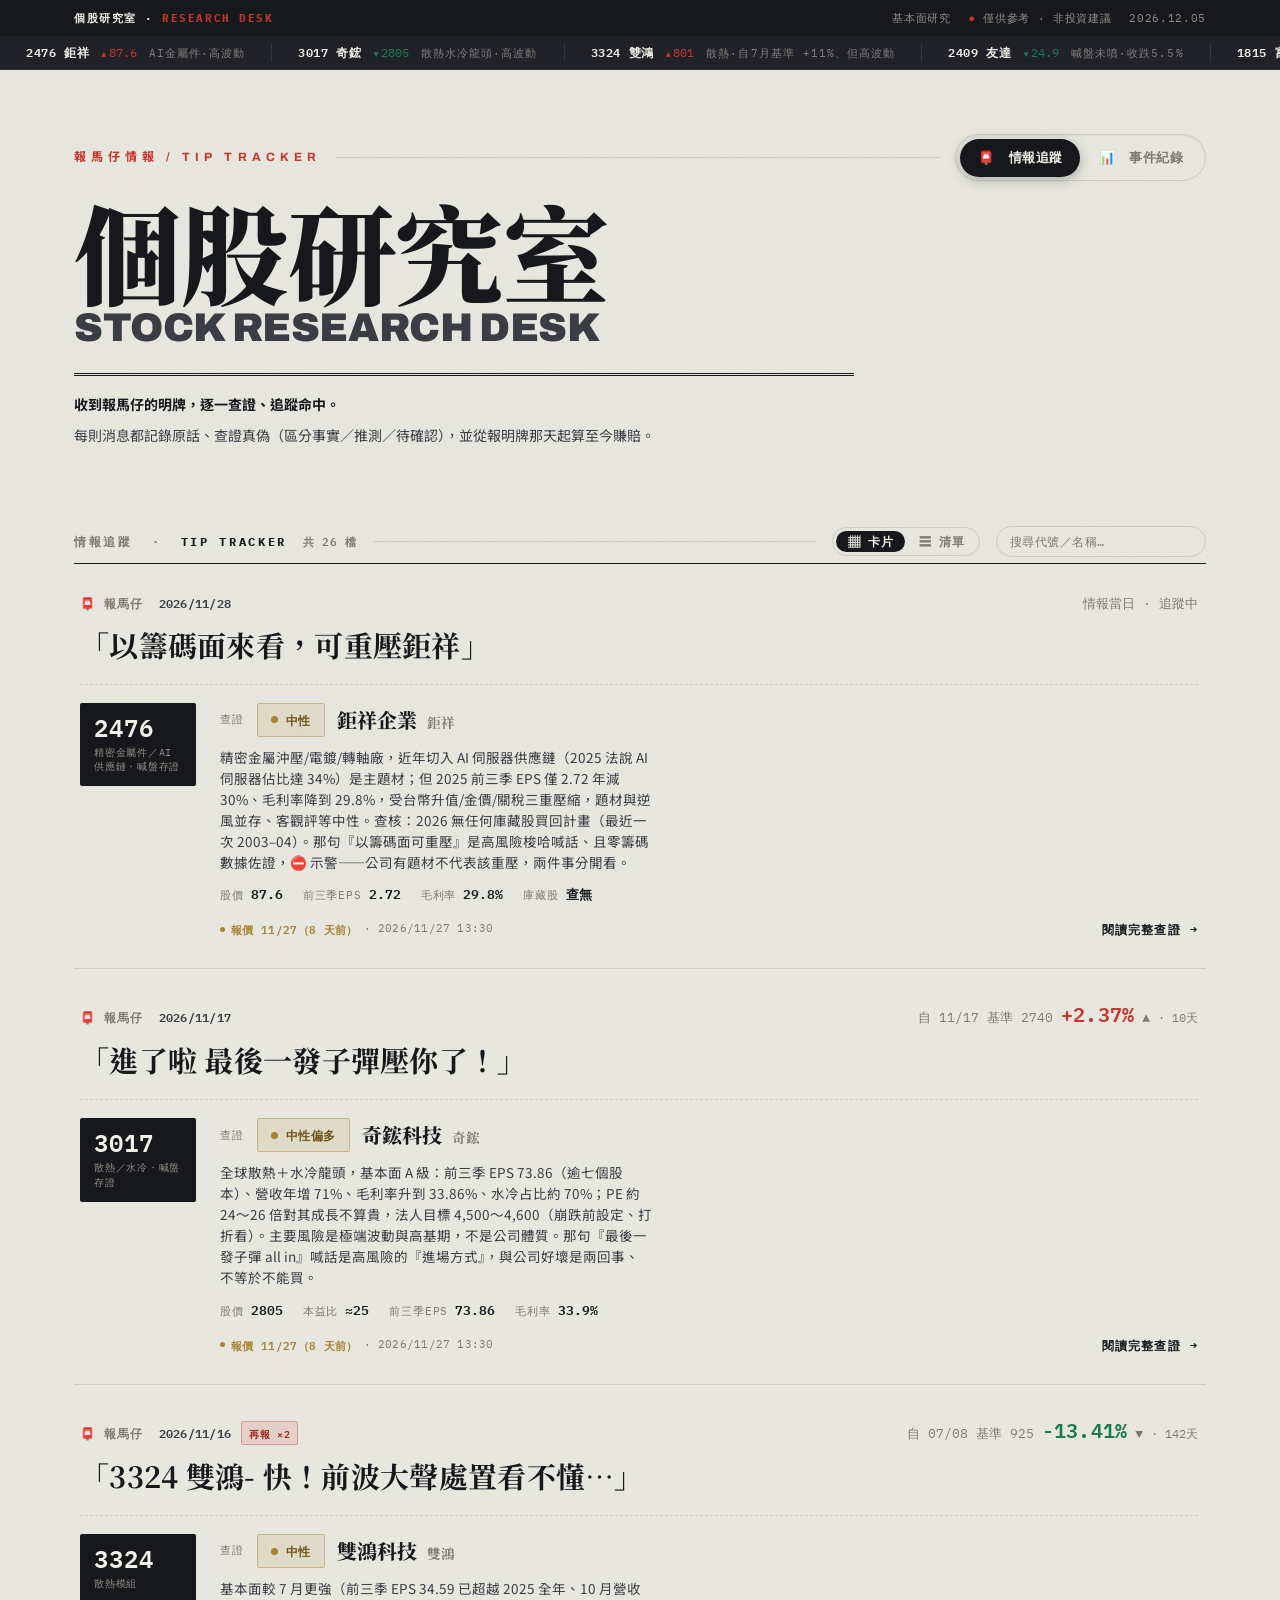
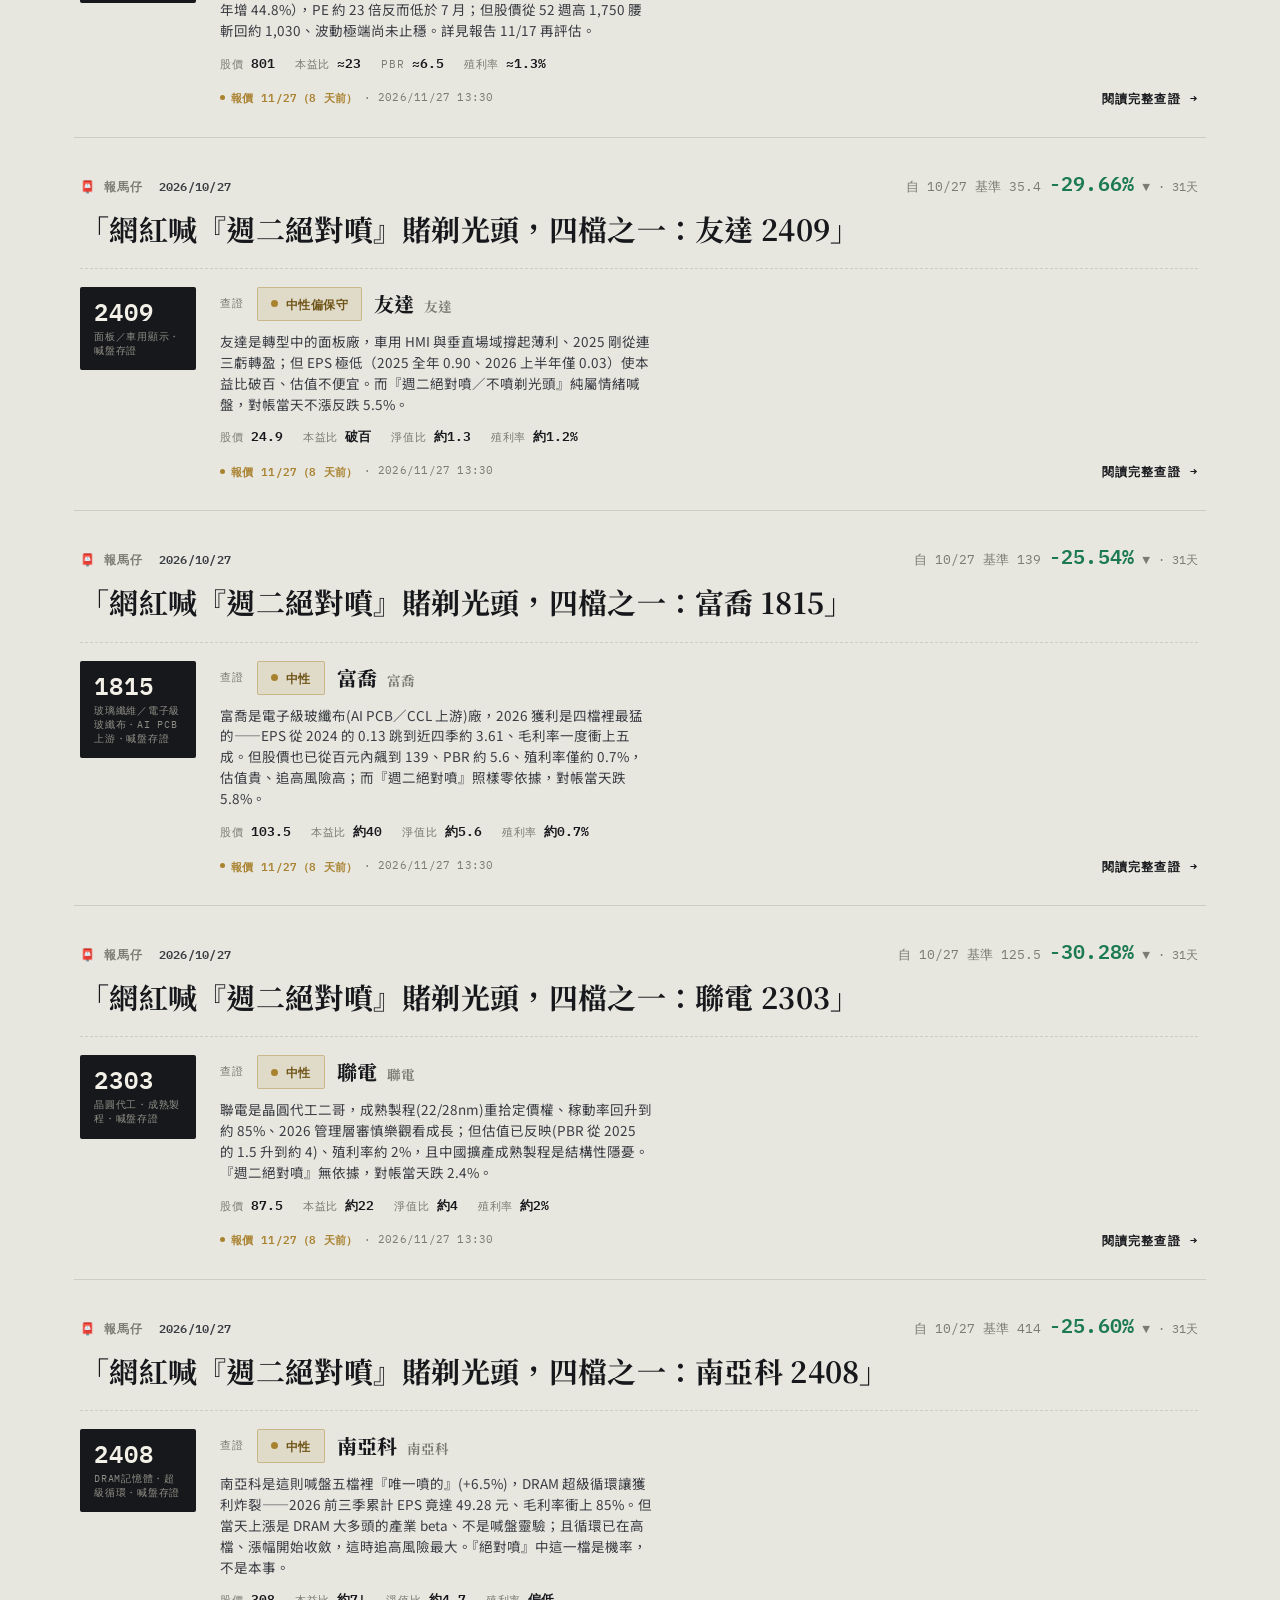
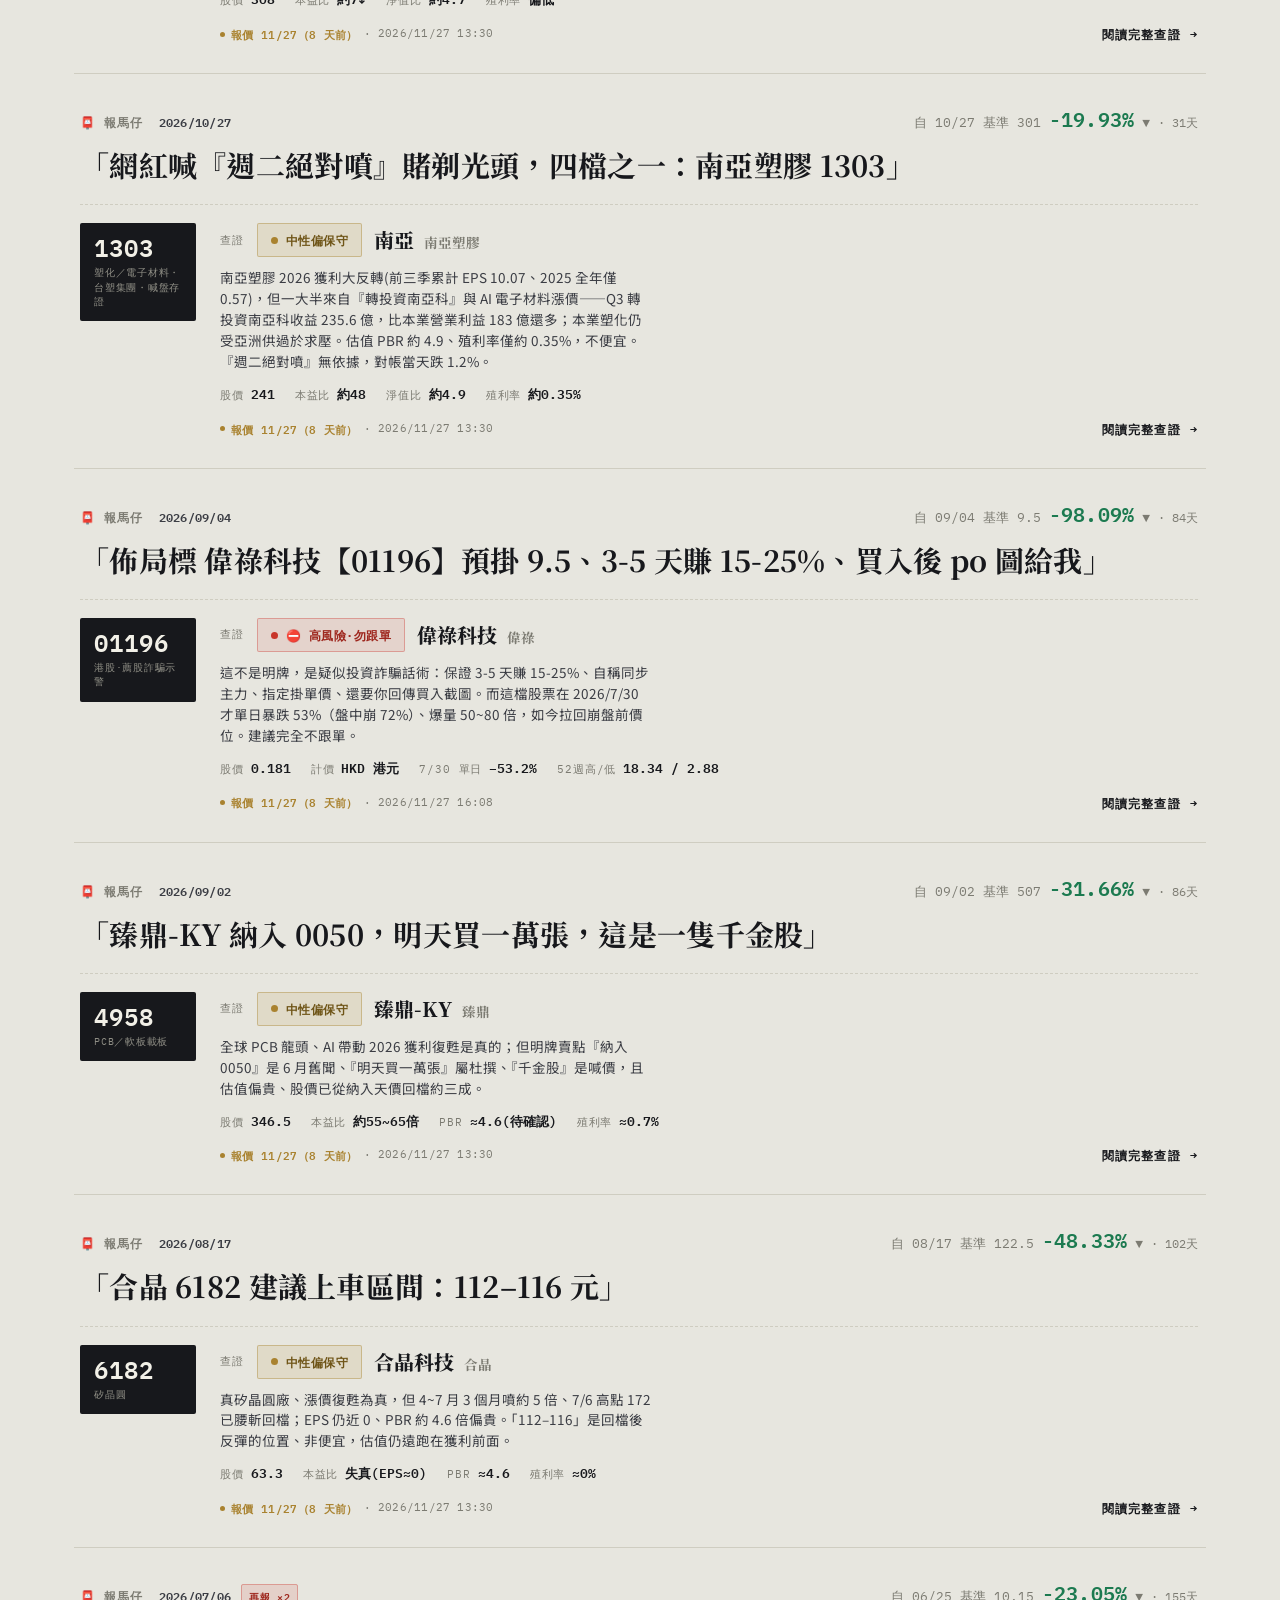
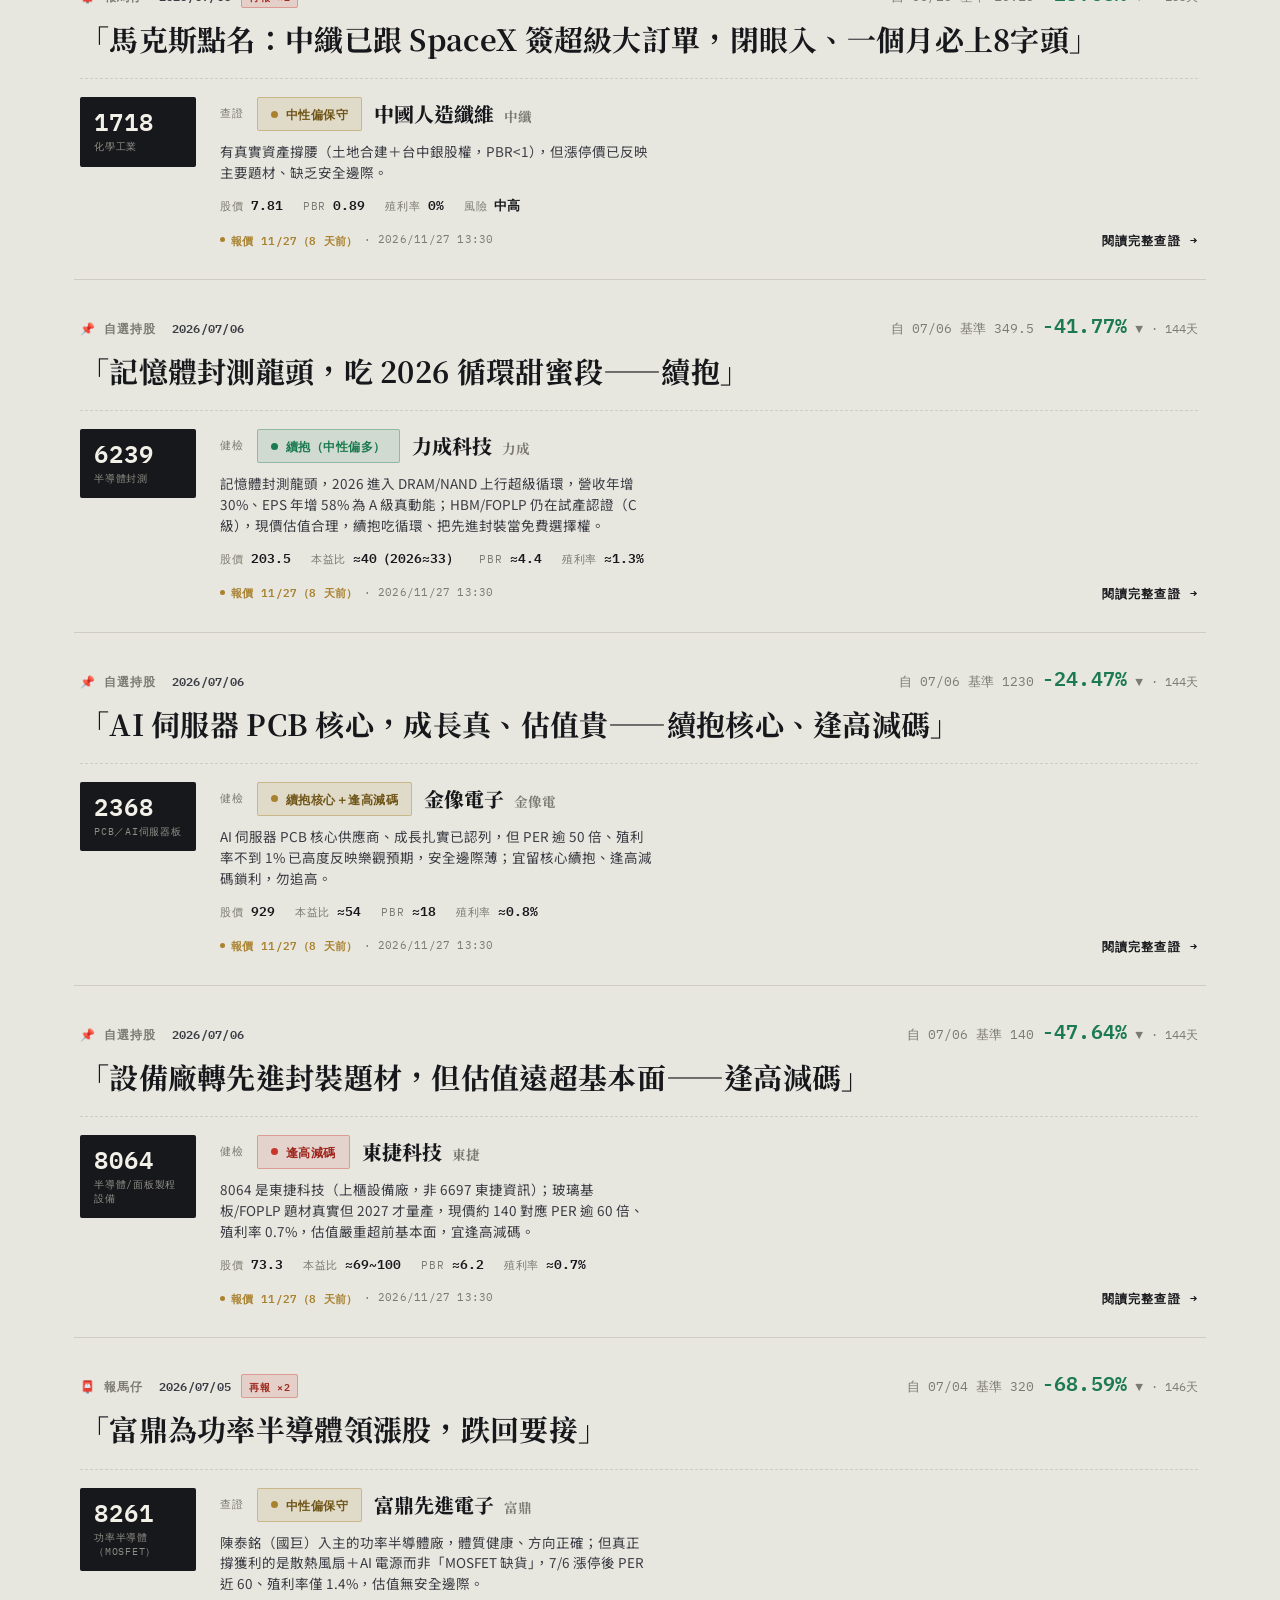
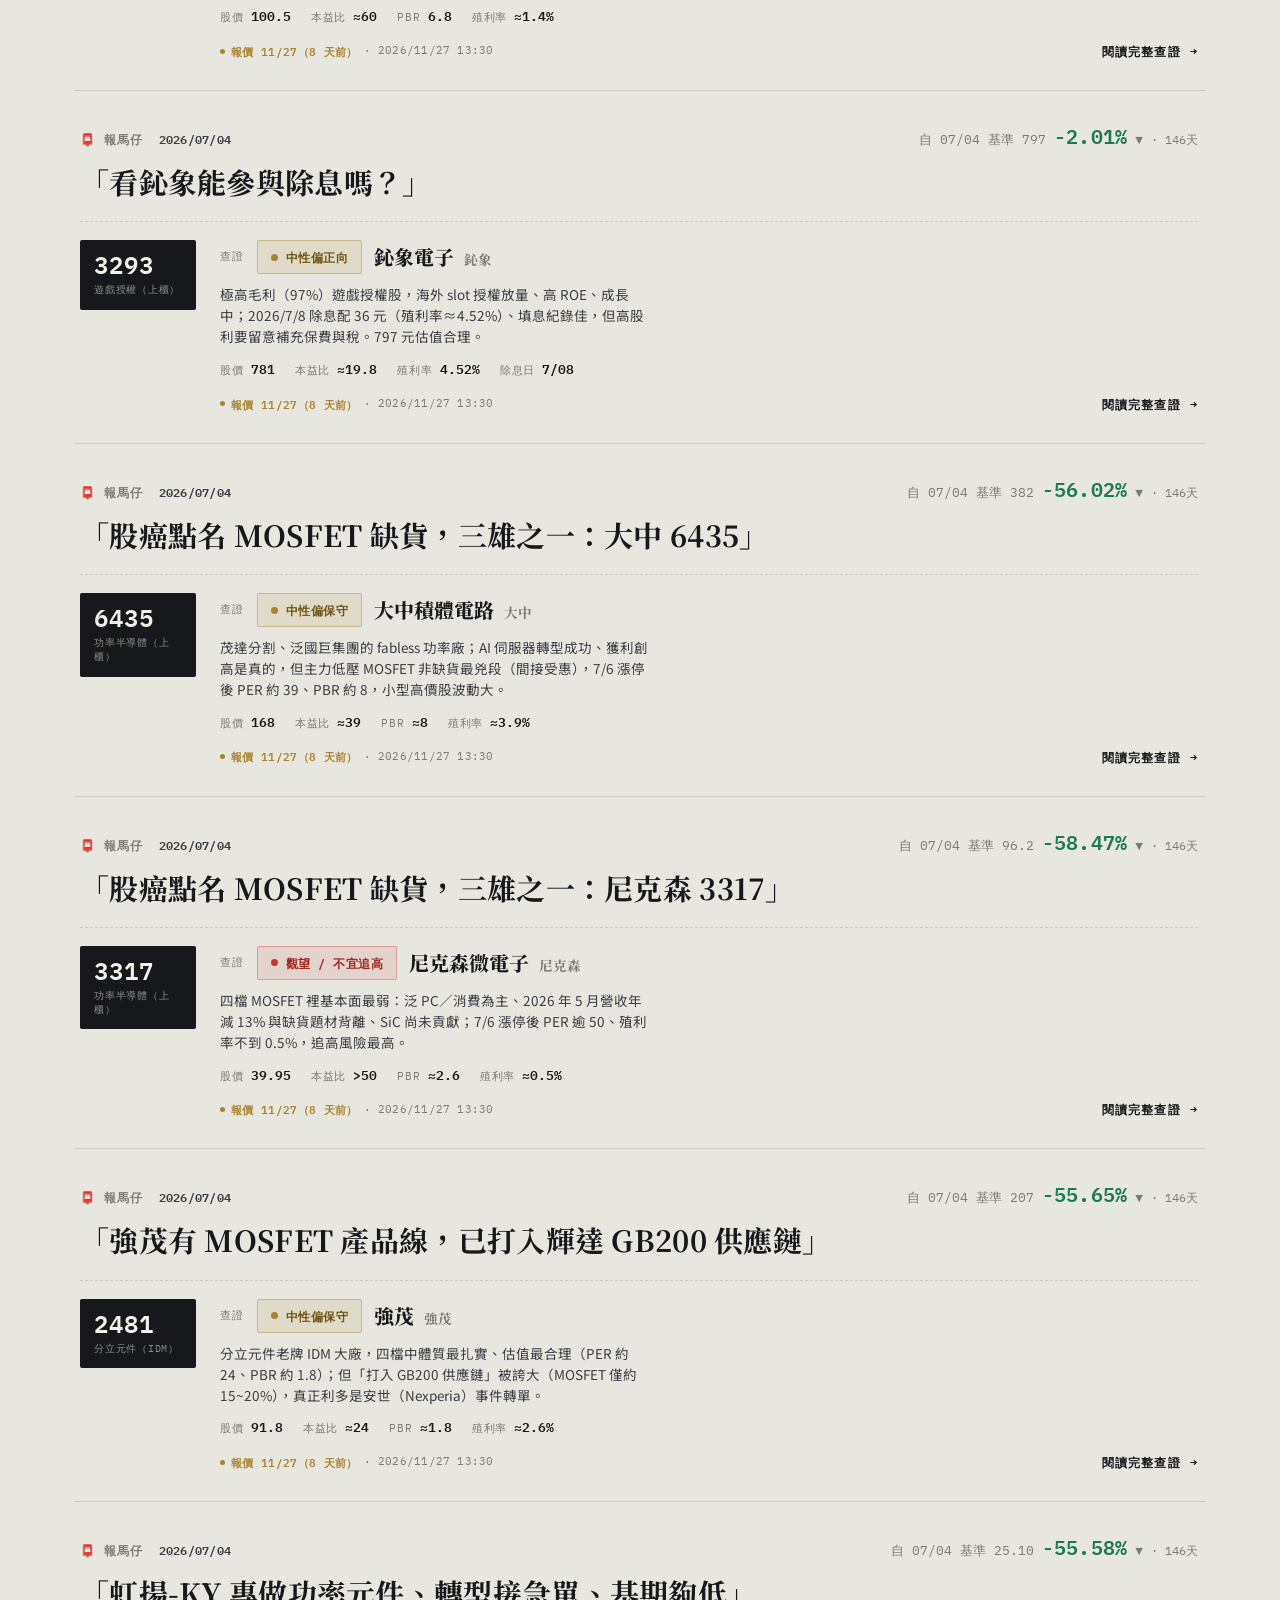
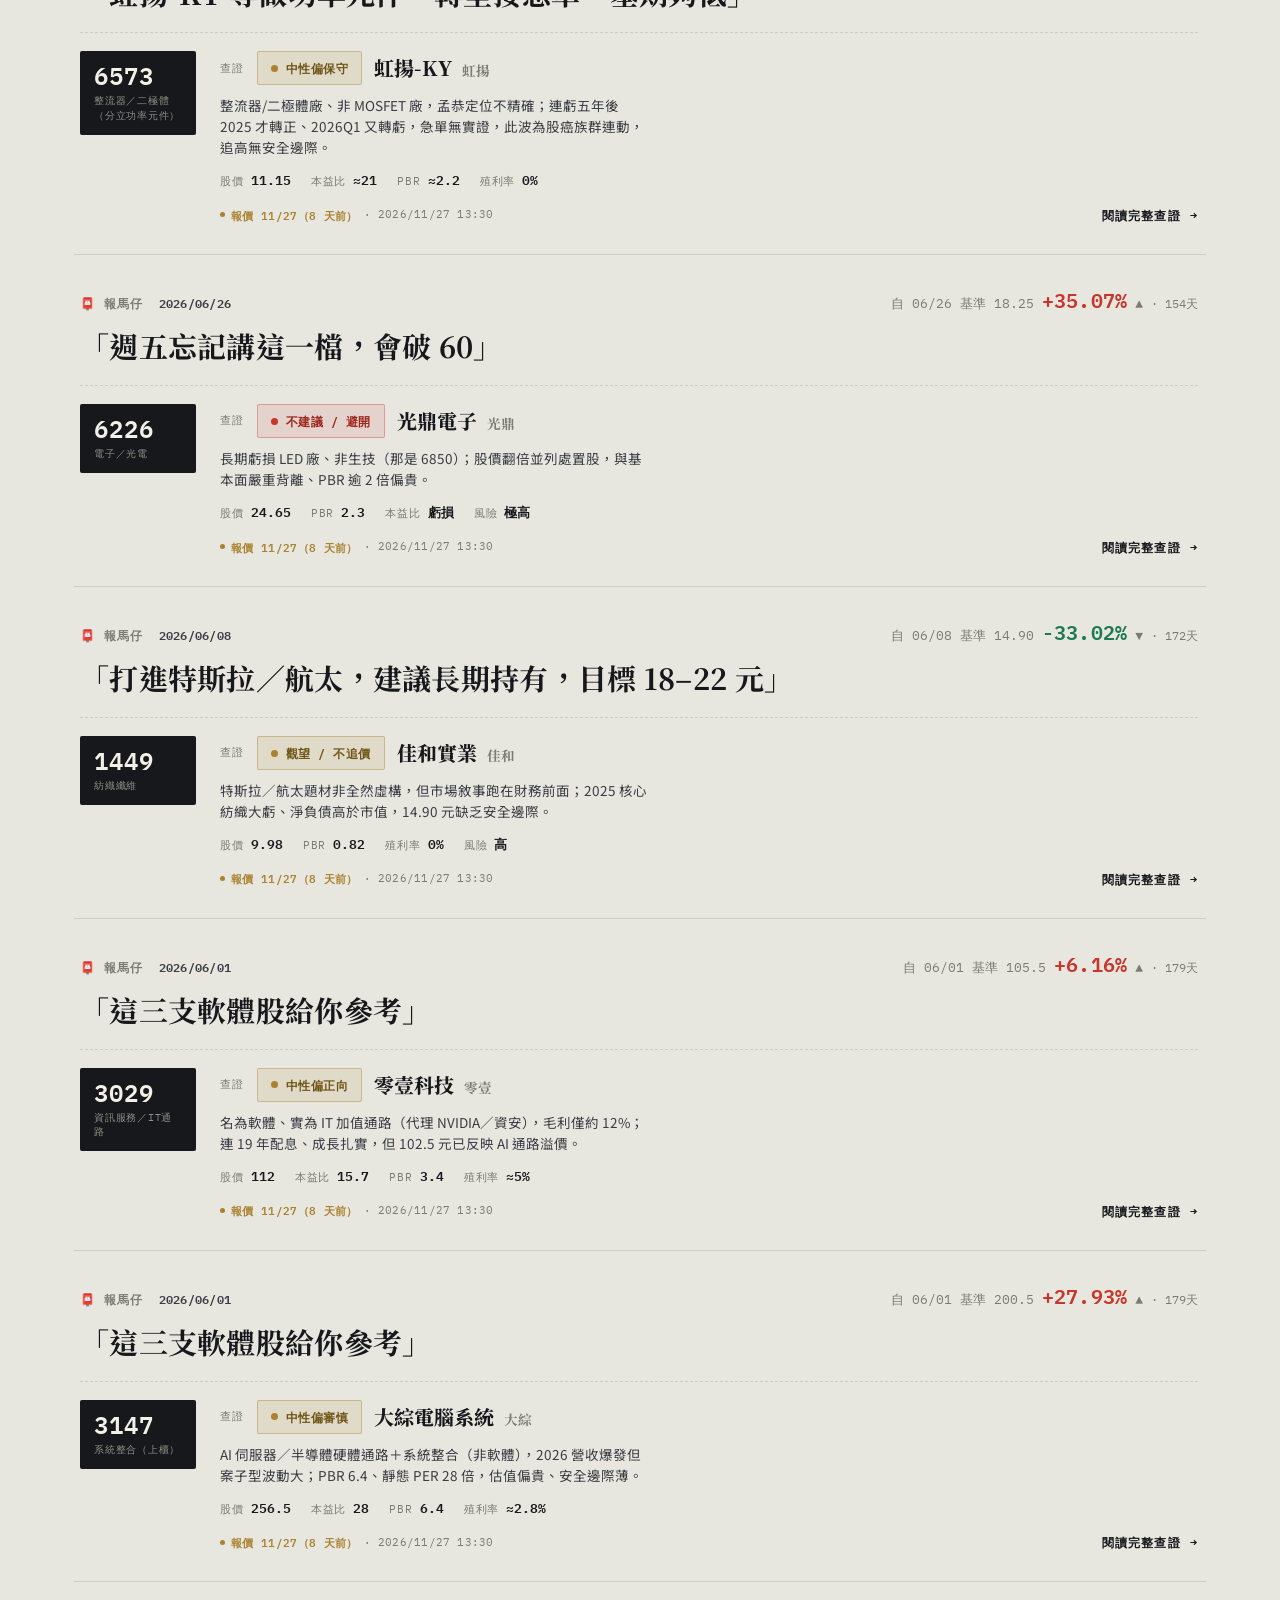
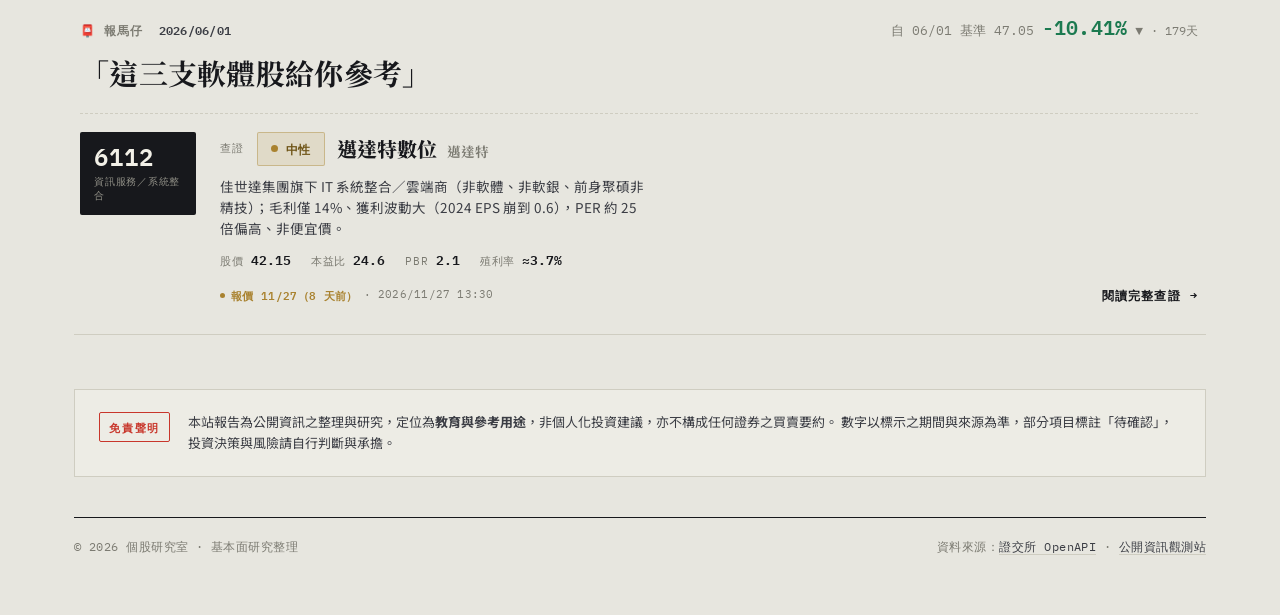
<file: docs/index.html>
<!DOCTYPE html>
<html lang="zh-Hant">
<head>
<meta charset="UTF-8">
<meta name="viewport" content="width=device-width, initial-scale=1.0, viewport-fit=cover">
<title>個股研究室 · 台股基本面研究</title>
<meta name="description" content="台股個股基本面研究快報 — 以公開資訊觀測站、證交所資料為主的研究整理。僅供參考，不構成投資建議。">
<link rel="icon" href="favicon.ico" sizes="any">
<link rel="apple-touch-icon" href="apple-touch-icon.png">
<link rel="preconnect" href="https://fonts.googleapis.com">
<link rel="preconnect" href="https://fonts.gstatic.com" crossorigin>
<link rel="stylesheet" href="assets/style.css">
</head>
<body>

  <!-- utility bar -->
  <div class="util">
    <div class="util__row">
      <span class="util__brand">個股研究室 · <b>RESEARCH&nbsp;DESK</b></span>
      <span class="util__meta">
        <span>基本面研究</span>
        <span><span class="dot">●</span> 僅供參考 · 非投資建議</span>
        <span id="today">—</span>
      </span>
    </div>
  </div>

  <!-- ticker tape -->
  <div class="tape">
    <div class="tape__track" id="tape"></div>
  </div>

  <main class="wrap">

    <!-- masthead -->
    <header class="masthead">
      <div class="masthead__kick"><span class="kicktext">報馬仔情報<span class="kicken">&nbsp;/&nbsp;Tip&nbsp;Tracker</span></span><span class="masthead__rule" aria-hidden="true"></span>
        <nav class="viewtoggle" data-active="0" aria-label="檢視切換">
          <span class="viewtoggle__thumb" aria-hidden="true"></span>
          <a href="index.html" class="viewtoggle__opt is-active">📮&nbsp;<span class="lbl-full">情報追蹤</span><span class="lbl-short">情報</span></a>
          <a href="events.html" class="viewtoggle__opt">📊&nbsp;<span class="lbl-full">事件紀錄</span><span class="lbl-short">事件</span></a>
        </nav>
      </div>
      <h1 class="masthead__title">
        個股研究室
        <span class="en">STOCK RESEARCH DESK</span>
      </h1>
      <div class="masthead__sub">
        <span class="lead">收到報馬仔的明牌，逐一查證、追蹤命中。</span>
        <span>每則消息都記錄原話、查證真偽（區分事實／推測／待確認），並從報明牌那天起算至今賺賠。</span>
      </div>
    </header>

    <!-- research files -->
    <div class="slabel slabel--search">
      <span class="slabel__t">情報追蹤 &nbsp;·&nbsp; <b>TIP TRACKER</b></span>
      <span class="slabel__count mono" id="file-count"></span>
      <span class="slabel__rule" aria-hidden="true"></span>
      <div class="viewmode" id="view-mode" role="group" aria-label="檢視方式">
        <button type="button" class="viewmode__btn is-active" data-mode="card" aria-pressed="true">▦&nbsp;卡片</button>
        <button type="button" class="viewmode__btn" data-mode="list" aria-pressed="false">☰&nbsp;清單</button>
      </div>
      <input type="search" id="file-search" class="file-search" placeholder="搜尋代號／名稱…" autocomplete="off" aria-label="搜尋已分析個股">
    </div>
    <p id="file-empty" class="file-empty" hidden></p>
    <section class="files" id="files">
      <!-- populated by app.js -->
    </section>
    <section class="filelist" id="files-list" hidden>
      <!-- populated by app.js (清單檢視) -->
    </section>

    <!-- disclaimer -->
    <section class="ribbon">
      <span class="ribbon__mark">免責聲明</span>
      <p>
        本站報告為公開資訊之整理與研究，定位為<strong>教育與參考用途</strong>，非個人化投資建議，亦不構成任何證券之買賣要約。
        數字以標示之期間與來源為準，部分項目標註「待確認」，投資決策與風險請自行判斷與承擔。
      </p>
    </section>

    <!-- footer -->
    <footer class="foot">
      <span>© 2026 個股研究室 · 基本面研究整理</span>
      <span>資料來源：<a href="https://openapi.twse.com.tw" target="_blank" rel="noopener">證交所 OpenAPI</a> · <a href="https://mops.twse.com.tw" target="_blank" rel="noopener">公開資訊觀測站</a></span>
    </footer>

  </main>

  <script src="assets/app.js"></script>
</body>
</html>
</file>
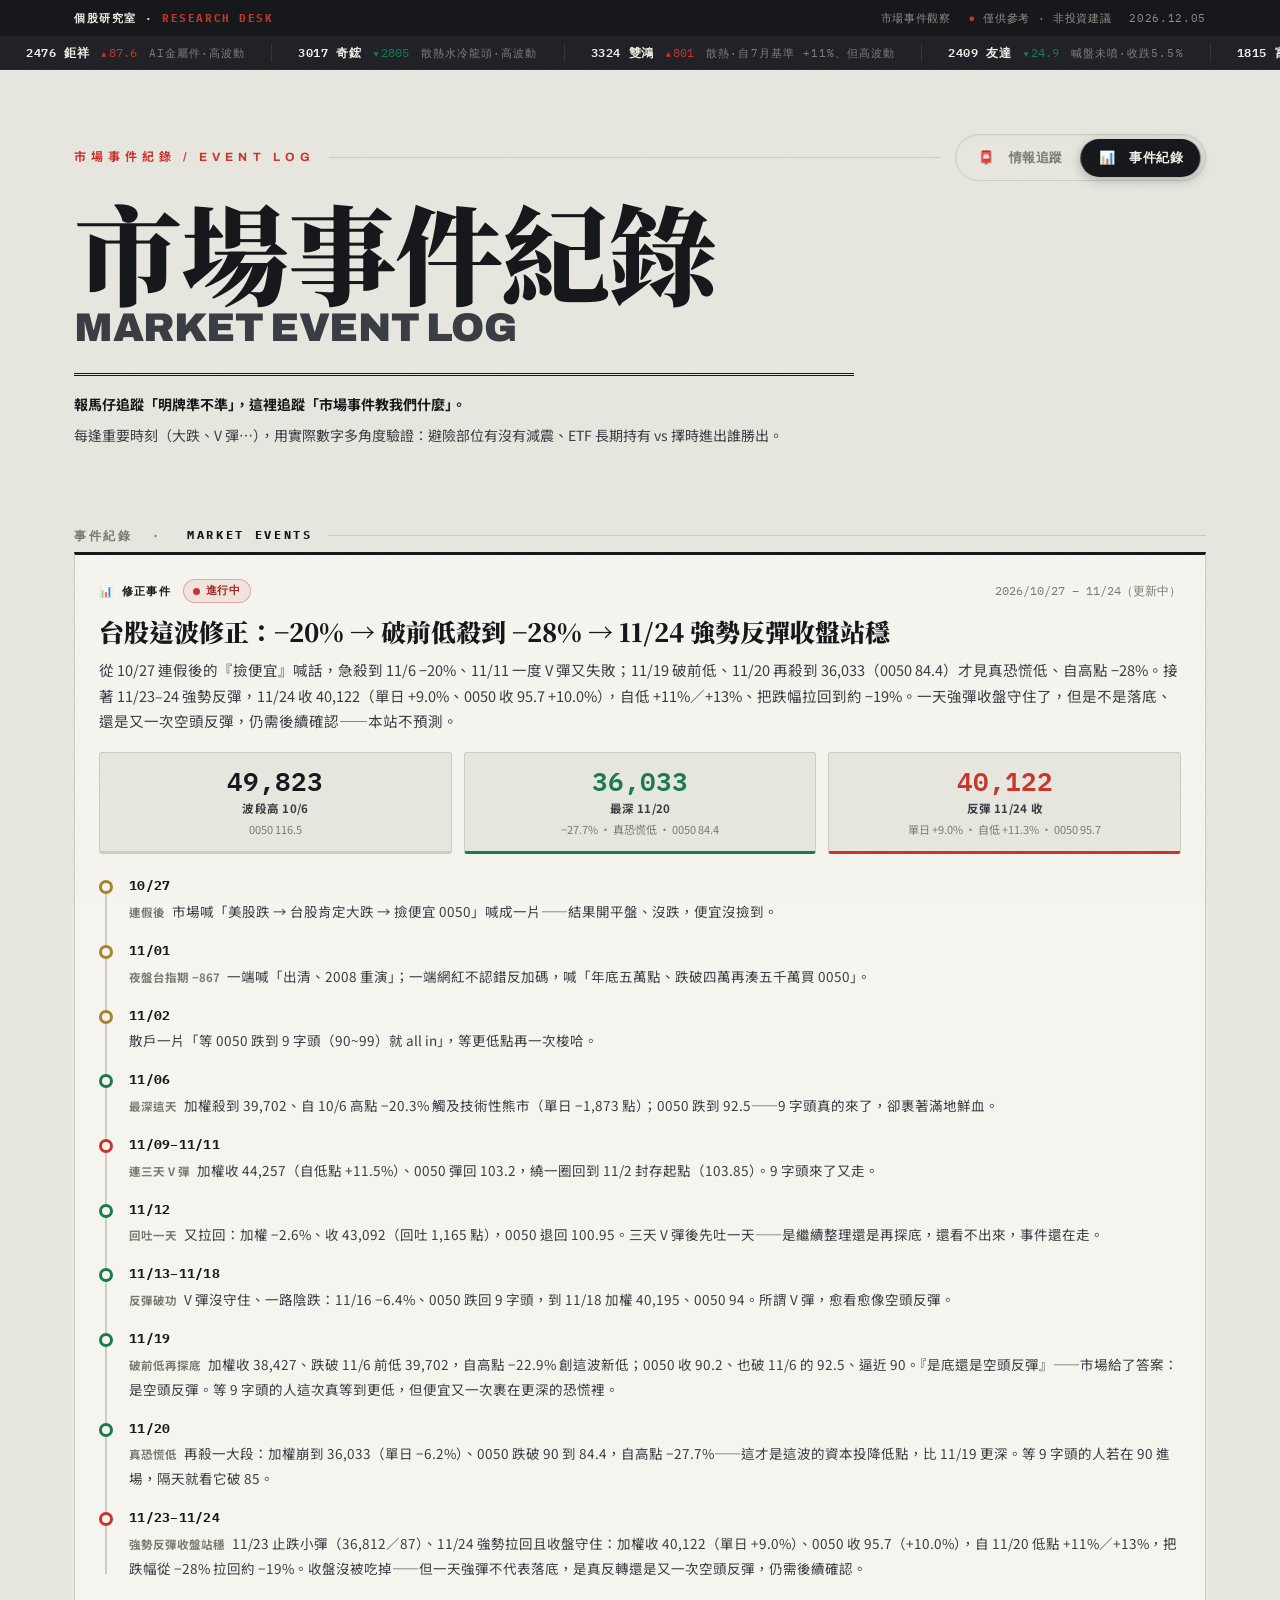
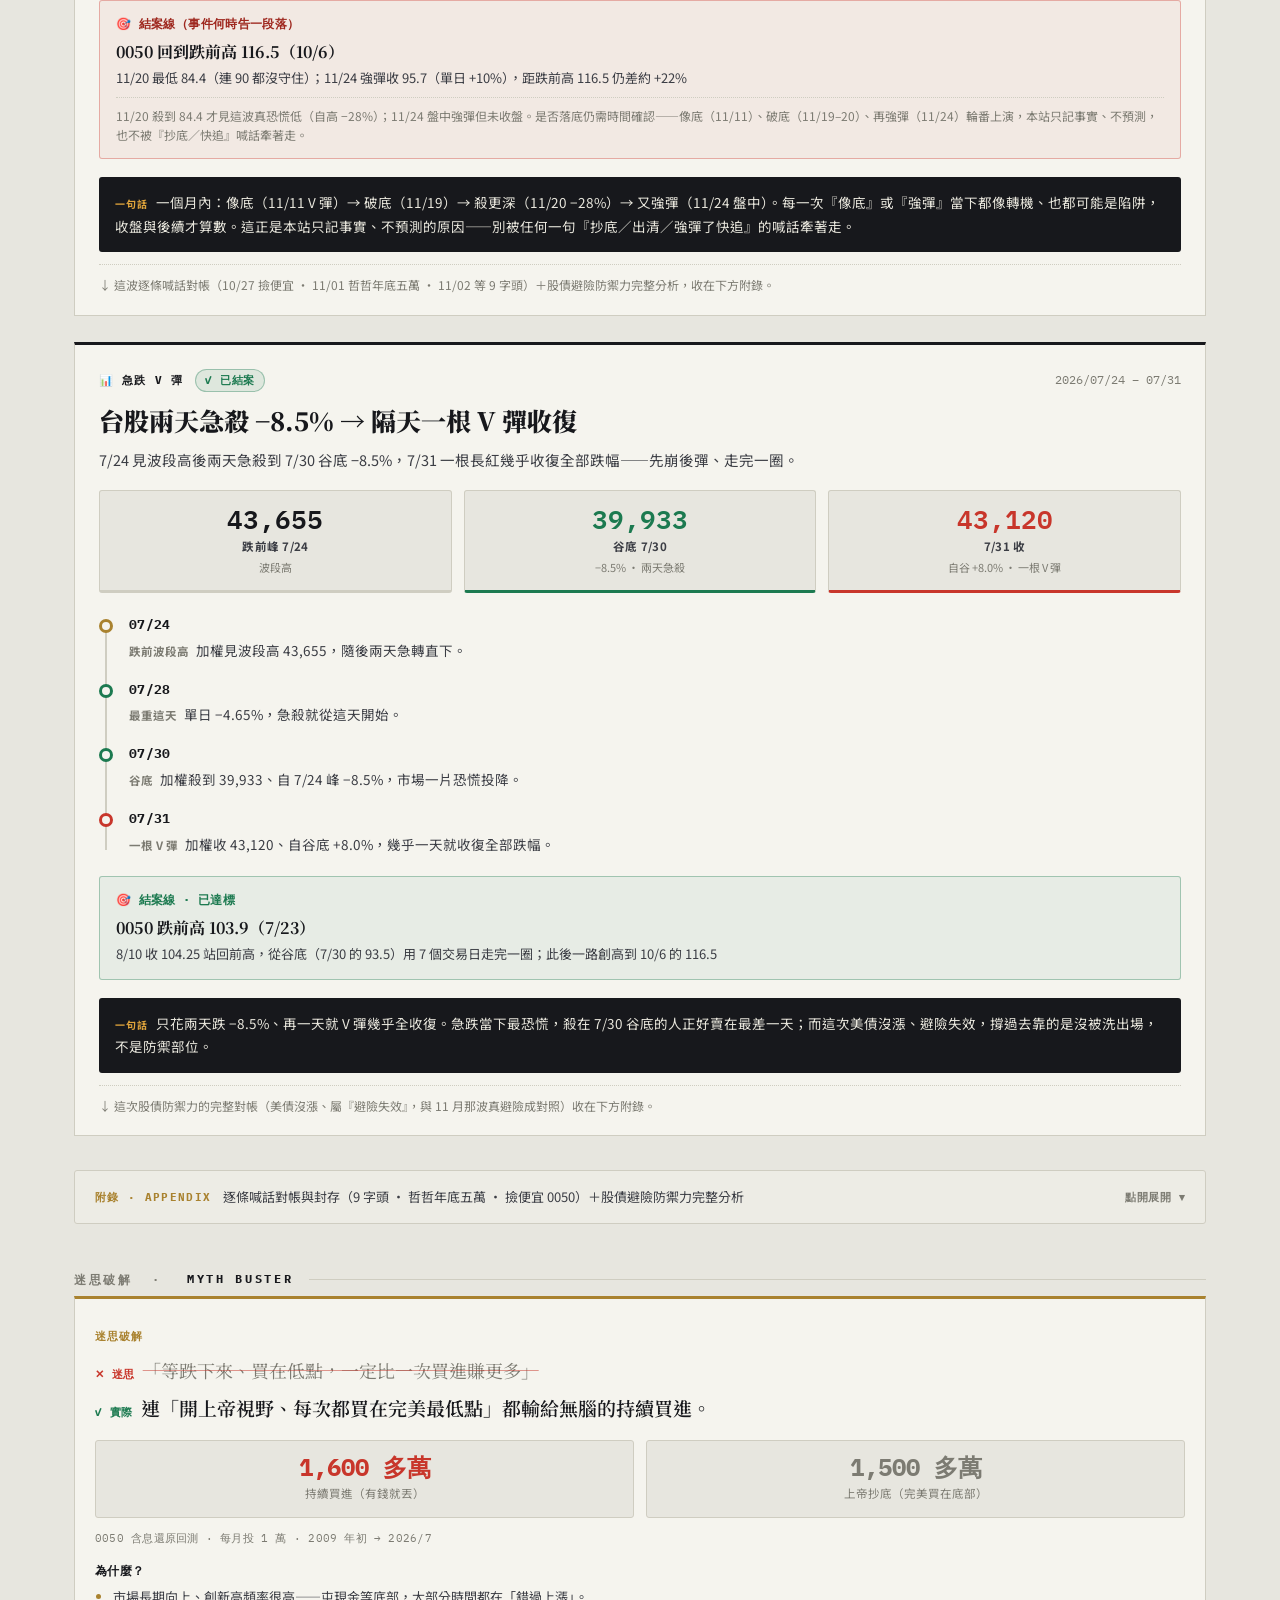
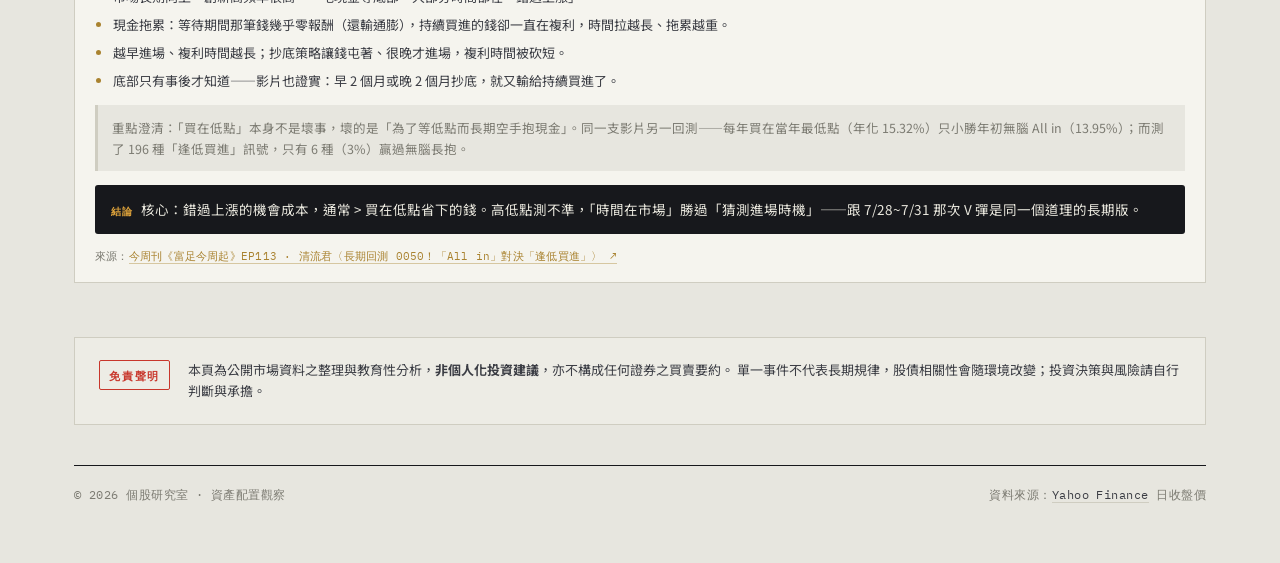
<file: docs/events.html>
<!DOCTYPE html>
<html lang="zh-Hant">
<head>
<meta charset="UTF-8">
<meta name="viewport" content="width=device-width, initial-scale=1.0, viewport-fit=cover">
<title>市場事件紀錄 · 個股研究室</title>
<meta name="description" content="市場事件紀錄 — 每逢台股大跌/V彈等重要時刻，多角度用實際數字驗證：避險部位減震、ETF 長期持有 vs 擇時進出。僅供參考，非投資建議。">
<link rel="icon" href="favicon.ico" sizes="any">
<link rel="apple-touch-icon" href="apple-touch-icon.png">
<link rel="preconnect" href="https://fonts.googleapis.com">
<link rel="preconnect" href="https://fonts.gstatic.com" crossorigin>
<link rel="stylesheet" href="assets/style.css">
</head>
<body>

  <!-- utility bar -->
  <div class="util">
    <div class="util__row">
      <span class="util__brand">個股研究室 · <b>RESEARCH&nbsp;DESK</b></span>
      <span class="util__meta">
        <span>市場事件觀察</span>
        <span><span class="dot">●</span> 僅供參考 · 非投資建議</span>
        <span id="today">—</span>
      </span>
    </div>
  </div>

  <!-- ticker tape -->
  <div class="tape">
    <div class="tape__track" id="tape"></div>
  </div>

  <main class="wrap">

    <!-- masthead -->
    <header class="masthead">
      <div class="masthead__kick"><span class="kicktext">市場事件紀錄<span class="kicken">&nbsp;/&nbsp;Event&nbsp;Log</span></span><span class="masthead__rule" aria-hidden="true"></span>
        <nav class="viewtoggle" data-active="1" aria-label="檢視切換">
          <span class="viewtoggle__thumb" aria-hidden="true"></span>
          <a href="index.html" class="viewtoggle__opt">📮&nbsp;<span class="lbl-full">情報追蹤</span><span class="lbl-short">情報</span></a>
          <a href="events.html" class="viewtoggle__opt is-active">📊&nbsp;<span class="lbl-full">事件紀錄</span><span class="lbl-short">事件</span></a>
        </nav>
      </div>
      <h1 class="masthead__title">
        市場事件紀錄
        <span class="en">MARKET&nbsp;EVENT&nbsp;LOG</span>
      </h1>
      <div class="masthead__sub">
        <span class="lead">報馬仔追蹤「明牌準不準」，這裡追蹤「市場事件教我們什麼」。</span>
        <span>每逢重要時刻（大跌、V 彈…），用實際數字多角度驗證：避險部位有沒有減震、ETF 長期持有 vs 擇時進出誰勝出。</span>
      </div>
    </header>

    <!-- event log (simple timeline — primary) -->
    <div class="slabel">事件紀錄 &nbsp;·&nbsp; <b>MARKET EVENTS</b></div>
    <section class="eventlog-list" id="eventlog-list">
      <!-- populated by app.js -->
    </section>

    <!-- appendix: full reconciliation + hedge analysis (collapsed) -->
    <details class="appx" id="appx">
      <summary class="appx__sum">
        <span class="appx__k">附錄 · APPENDIX</span>
        <span class="appx__t">逐條喊話對帳與封存（9 字頭 · 哲哲年底五萬 · 撿便宜 0050）＋股債避險防禦力完整分析</span>
        <span class="appx__hint mono" aria-hidden="true"></span>
      </summary>
      <div class="appx__body">
        <!-- prediction seals (live, falsifiable) -->
        <div class="slabel">預測封存 &nbsp;·&nbsp; <b>SEALED CALLS</b></div>
        <section class="seal-list" id="seal-list">
          <!-- populated by app.js -->
        </section>

        <!-- hedge defense check -->
        <div class="slabel">避險防禦力 &nbsp;·&nbsp; <b>HEDGE CHECK</b></div>
        <section class="hedge-list" id="hedge-list">
          <!-- populated by app.js -->
        </section>
      </div>
    </details>

    <!-- myth busters / knowledge cards -->
    <div class="slabel">迷思破解 &nbsp;·&nbsp; <b>MYTH BUSTER</b></div>
    <section class="insight-list" id="insight-list">
      <!-- populated by app.js -->
    </section>

    <!-- disclaimer -->
    <section class="ribbon">
      <span class="ribbon__mark">免責聲明</span>
      <p>
        本頁為公開市場資料之整理與教育性分析，<strong>非個人化投資建議</strong>，亦不構成任何證券之買賣要約。
        單一事件不代表長期規律，股債相關性會隨環境改變；投資決策與風險請自行判斷與承擔。
      </p>
    </section>

    <!-- footer -->
    <footer class="foot">
      <span>© 2026 個股研究室 · 資產配置觀察</span>
      <span>資料來源：<a href="https://finance.yahoo.com" target="_blank" rel="noopener">Yahoo Finance</a> 日收盤價</span>
    </footer>

  </main>

  <script src="assets/app.js"></script>
</body>
</html>
</file>
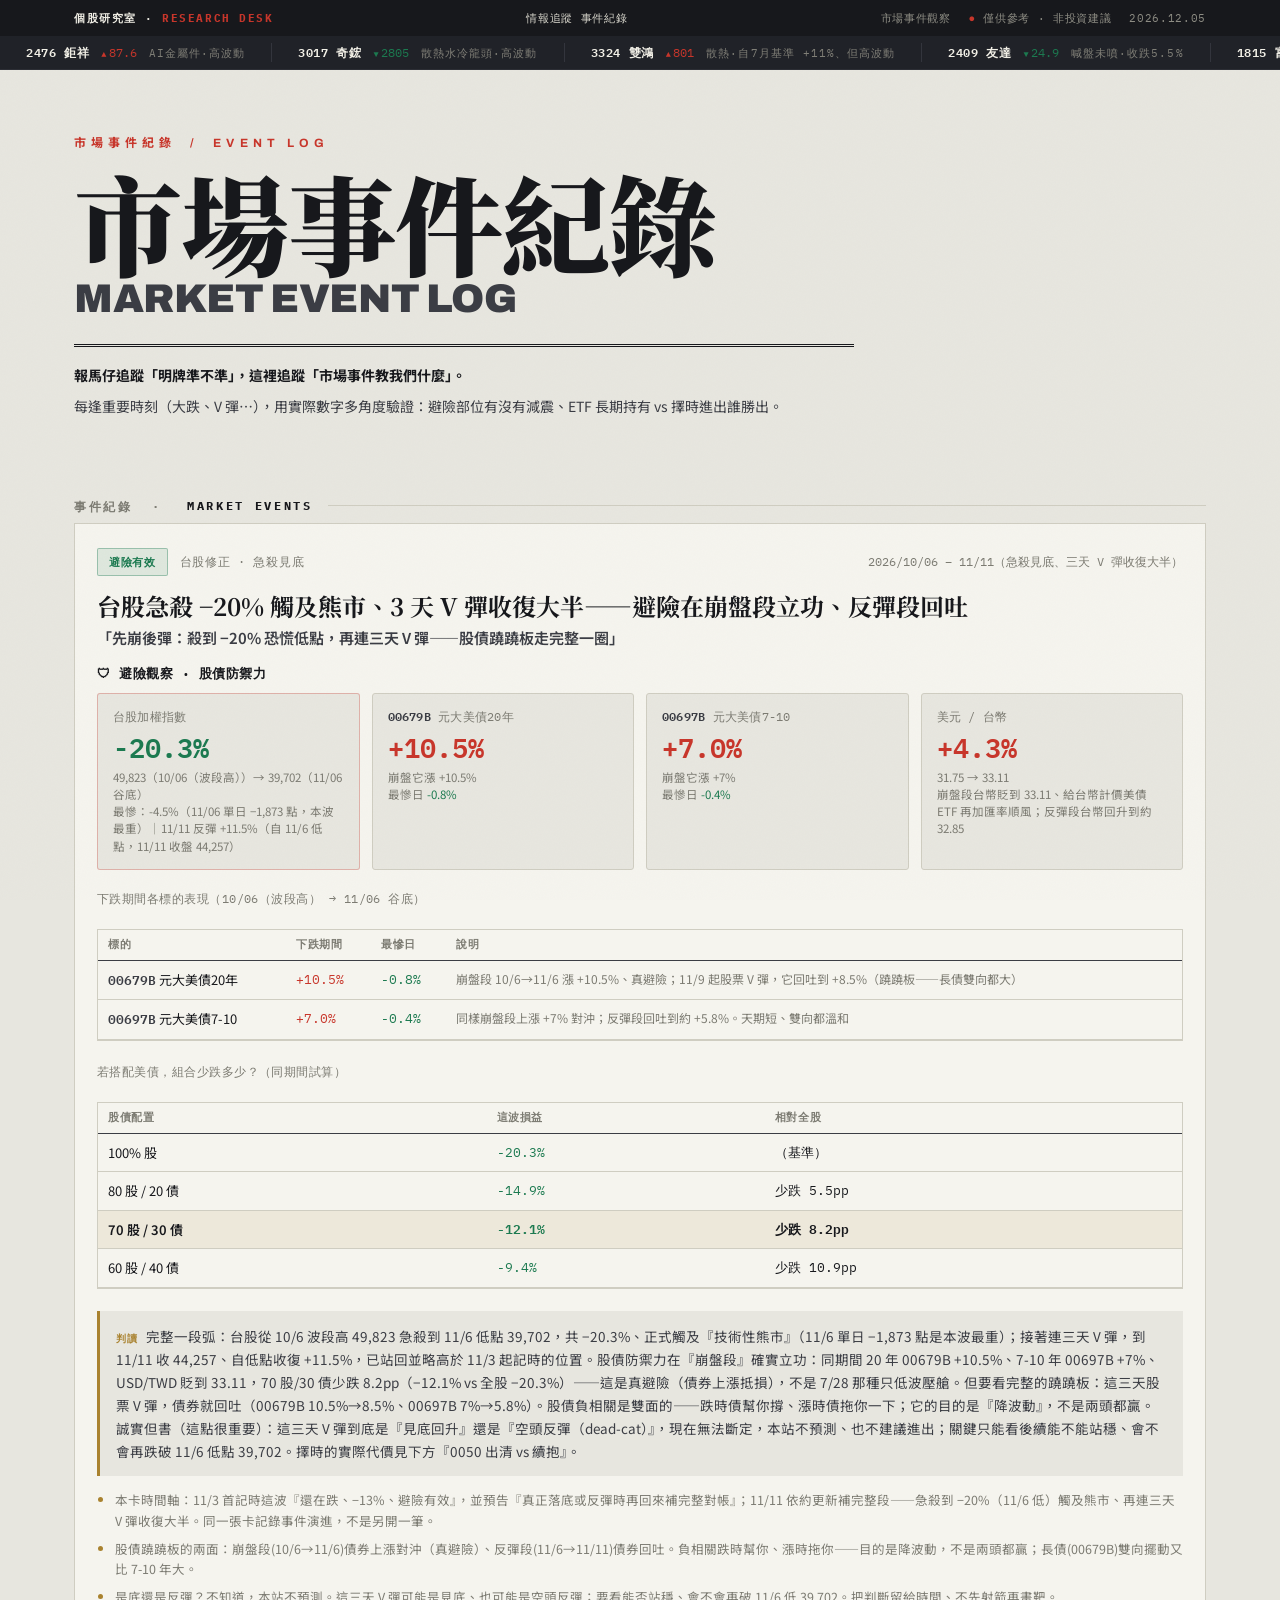
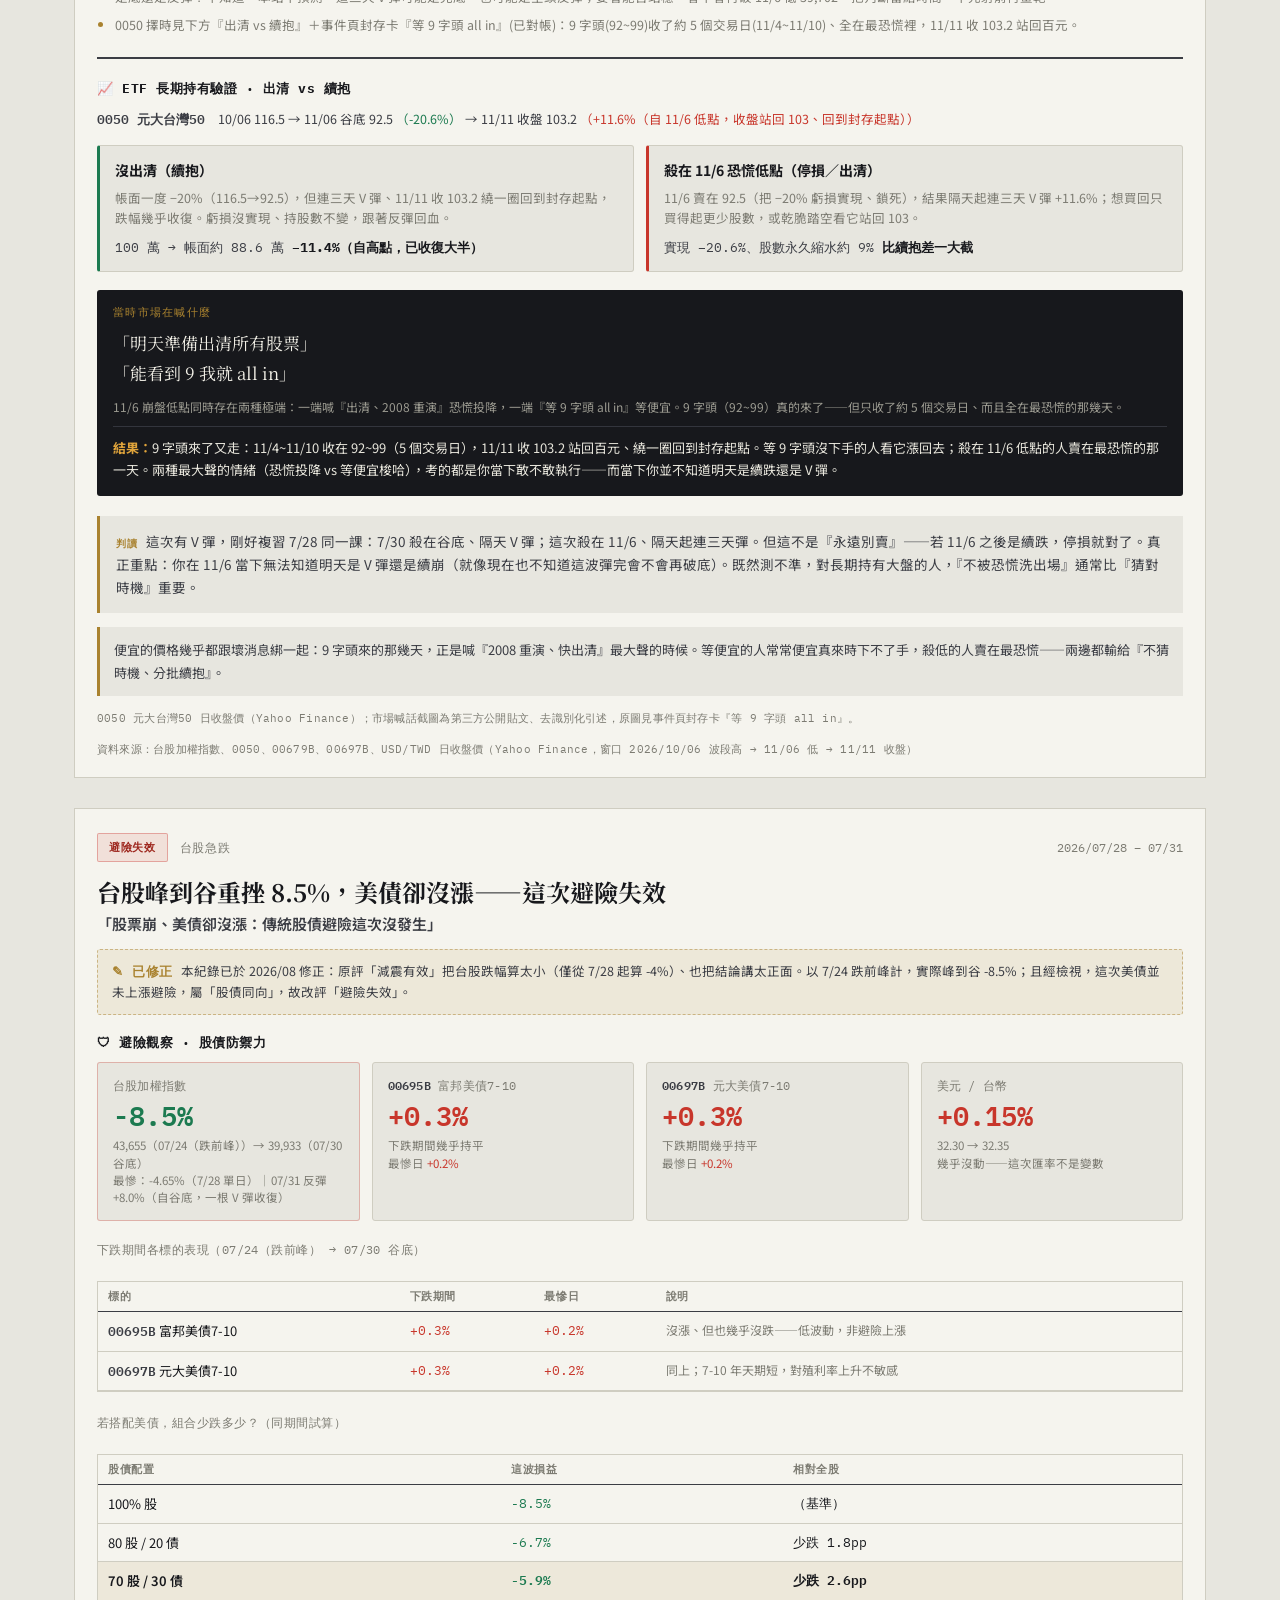
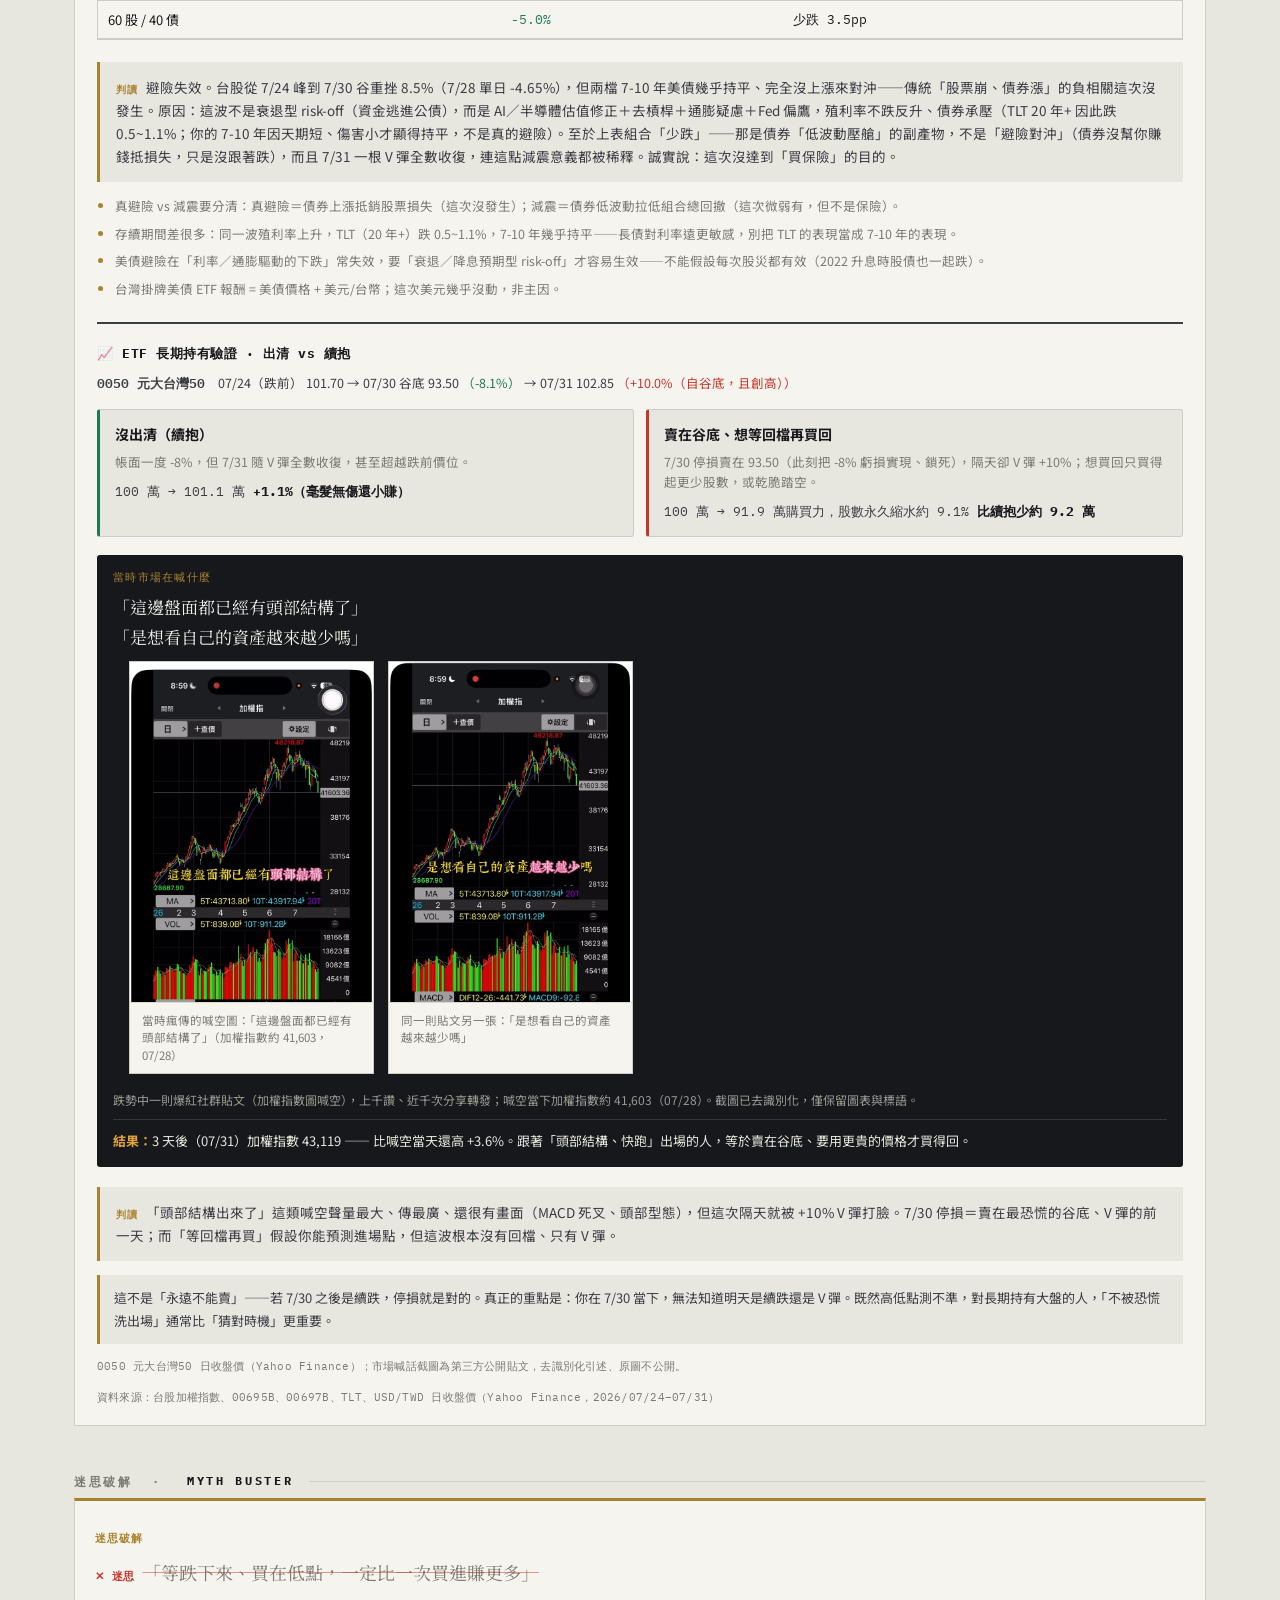
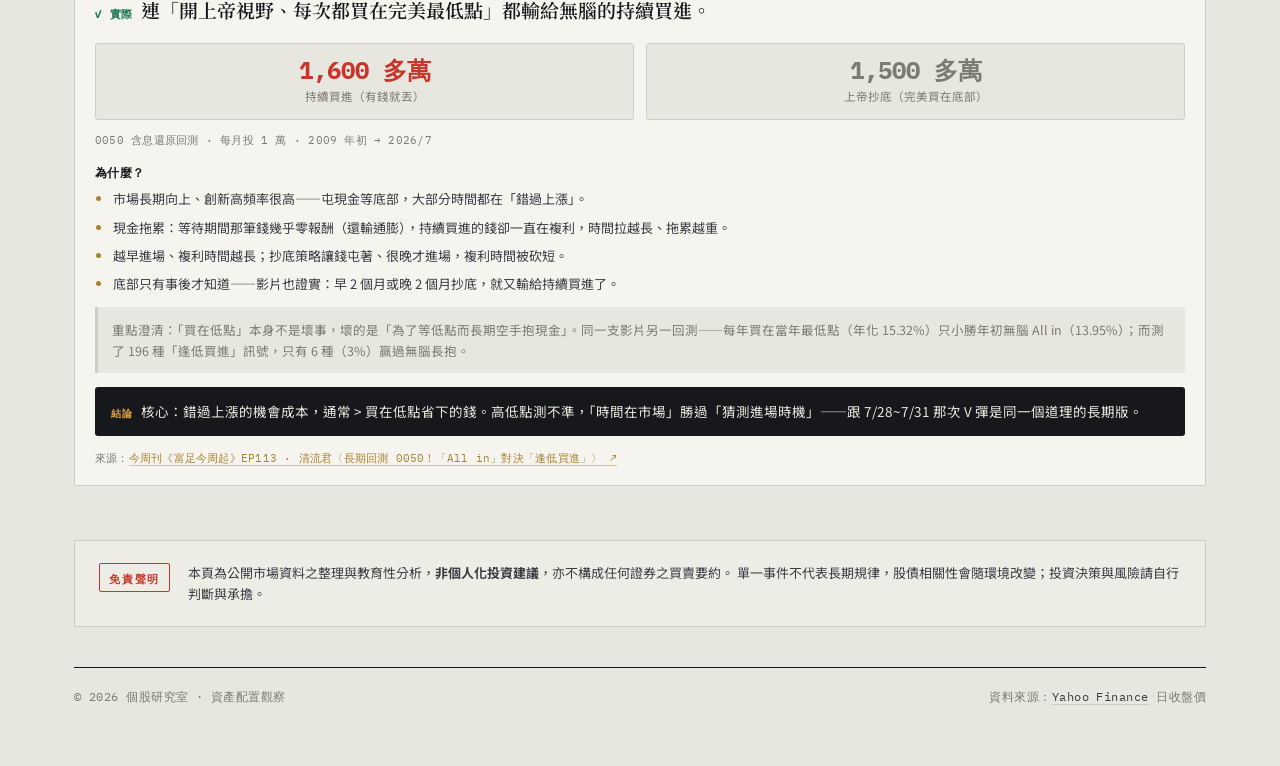
<file: docs/hedge.html>
<!DOCTYPE html>
<html lang="zh-Hant">
<head>
<meta charset="UTF-8">
<meta name="viewport" content="width=device-width, initial-scale=1.0, viewport-fit=cover">
<title>市場事件紀錄 · 個股研究室</title>
<meta name="description" content="市場事件紀錄 — 每逢台股大跌/V彈等重要時刻，多角度用實際數字驗證：避險部位減震、ETF 長期持有 vs 擇時進出。僅供參考，非投資建議。">
<link rel="icon" href="favicon.ico" sizes="any">
<link rel="apple-touch-icon" href="apple-touch-icon.png">
<link rel="preconnect" href="https://fonts.googleapis.com">
<link rel="preconnect" href="https://fonts.gstatic.com" crossorigin>
<link rel="stylesheet" href="assets/style.css">
</head>
<body>

  <!-- utility bar -->
  <div class="util">
    <div class="util__row">
      <span class="util__brand">個股研究室 · <b>RESEARCH&nbsp;DESK</b></span>
      <nav class="util__nav">
        <a href="index.html">情報追蹤</a>
        <a href="hedge.html" class="is-active">事件紀錄</a>
      </nav>
      <span class="util__meta">
        <span>市場事件觀察</span>
        <span><span class="dot">●</span> 僅供參考 · 非投資建議</span>
        <span id="today">—</span>
      </span>
    </div>
  </div>

  <!-- ticker tape -->
  <div class="tape">
    <div class="tape__track" id="tape"></div>
  </div>

  <main class="wrap">

    <!-- masthead -->
    <header class="masthead">
      <div class="masthead__kick">市場事件紀錄 &nbsp;/&nbsp; Event Log</div>
      <h1 class="masthead__title">
        市場事件紀錄
        <span class="en">MARKET&nbsp;EVENT&nbsp;LOG</span>
      </h1>
      <div class="masthead__sub">
        <span class="lead">報馬仔追蹤「明牌準不準」，這裡追蹤「市場事件教我們什麼」。</span>
        <span>每逢重要時刻（大跌、V 彈…），用實際數字多角度驗證：避險部位有沒有減震、ETF 長期持有 vs 擇時進出誰勝出。</span>
      </div>
    </header>

    <!-- market events -->
    <div class="slabel">事件紀錄 &nbsp;·&nbsp; <b>MARKET EVENTS</b></div>
    <section class="hedge-list" id="hedge-list">
      <!-- populated by app.js -->
    </section>

    <!-- myth busters / knowledge cards -->
    <div class="slabel">迷思破解 &nbsp;·&nbsp; <b>MYTH BUSTER</b></div>
    <section class="insight-list" id="insight-list">
      <!-- populated by app.js -->
    </section>

    <!-- disclaimer -->
    <section class="ribbon">
      <span class="ribbon__mark">免責聲明</span>
      <p>
        本頁為公開市場資料之整理與教育性分析，<strong>非個人化投資建議</strong>，亦不構成任何證券之買賣要約。
        單一事件不代表長期規律，股債相關性會隨環境改變；投資決策與風險請自行判斷與承擔。
      </p>
    </section>

    <!-- footer -->
    <footer class="foot">
      <span>© 2026 個股研究室 · 資產配置觀察</span>
      <span>資料來源：<a href="https://finance.yahoo.com" target="_blank" rel="noopener">Yahoo Finance</a> 日收盤價</span>
    </footer>

  </main>

  <script src="assets/app.js"></script>
</body>
</html>
</file>
<file: docs/assets/style.css>
/* ============================================================
   個股情報 · Market Broadsheet
   A precise financial-research broadsheet. Cool paper, near-black
   ink, mono numerics, Taiwan market signals (red up / green down).
   ============================================================ */

@import url('https://fonts.googleapis.com/css2?family=Archivo:wght@500;700;900&family=IBM+Plex+Mono:wght@400;500;600&family=Noto+Sans+TC:wght@400;500;700&family=Noto+Serif+TC:wght@600;700;900&display=swap');

:root {
  --paper:      #E7E6DF;
  --paper-2:    #EDECE5;
  --surface:    #F5F4EE;
  --plate:      #17181C;
  --plate-2:    #202228;
  --ink:        #17181C;
  --ink-soft:   #3B3D44;
  --muted:      #7C7B72;
  --line:       #CFCDC1;
  --line-soft:  #DBD9CE;
  --rise:       #C8362B;   /* 漲 / up */
  --rise-deep:  #9E271E;
  --fall:       #1C7A50;   /* 跌 / down */
  --gold:       #A9822F;

  --serif: "Noto Serif TC", serif;
  --sans:  "Noto Sans TC", system-ui, sans-serif;
  --mono:  "IBM Plex Mono", "IBM Plex Mono", monospace;
  --disp:  "Archivo", "Noto Sans TC", sans-serif;

  --wrap: 1180px;
  --ease: cubic-bezier(.22,.61,.36,1);
}

* { box-sizing: border-box; margin: 0; padding: 0; }

html { scroll-behavior: smooth; }

body {
  font-family: var(--sans);
  color: var(--ink);
  background: var(--paper);
  line-height: 1.5;
  -webkit-font-smoothing: antialiased;
  text-rendering: optimizeLegibility;
  position: relative;
  min-height: 100vh;
}

/* paper grain */
body::before {
  content: "";
  position: fixed; inset: 0;
  pointer-events: none; z-index: 9999;
  opacity: .5; mix-blend-mode: multiply;
  background-image: url("data:image/svg+xml,%3Csvg xmlns='http://www.w3.org/2000/svg' width='140' height='140'%3E%3Cfilter id='n'%3E%3CfeTurbulence type='fractalNoise' baseFrequency='0.8' numOctaves='2' stitchTiles='stitch'/%3E%3C/filter%3E%3Crect width='100%25' height='100%25' filter='url(%23n)' opacity='0.045'/%3E%3C/svg%3E");
}

a { color: inherit; text-decoration: none; }
.mono { font-family: var(--mono); font-feature-settings: "tnum" 1; }

/* ---- signal colours ---- */
.up   { color: var(--rise); }
.down { color: var(--fall); }
.tri-up::before   { content: "▲"; font-size: .72em; margin-right: .28em; }
.tri-down::before { content: "▼"; font-size: .72em; margin-right: .28em; }

/* =========================================================
   UTILITY BAR (dark plate)
   ========================================================= */
.util {
  background: var(--plate);
  color: #D8D6CC;
  font-family: var(--mono);
  font-size: 11px;
  letter-spacing: .06em;
}
.util__row {
  max-width: var(--wrap);
  margin: 0 auto;
  padding: 9px 24px;
  display: flex; align-items: center; justify-content: space-between; gap: 16px;
}
.util__brand { color: #F2F0E7; font-weight: 600; letter-spacing: .14em; text-transform: uppercase; }
.util__brand b { color: var(--rise); }
.util__meta { color: #8E8D84; display: flex; gap: 18px; }
.util__meta .dot { color: var(--rise); }

/* =========================================================
   TICKER TAPE
   ========================================================= */
.tape {
  background: var(--plate-2);
  border-bottom: 1px solid #2c2e35;
  overflow: hidden;
  color: #CFCDC1;
}
.tape__track {
  display: inline-flex; gap: 0; white-space: nowrap;
  padding: 7px 0;
  animation: tape 80s linear infinite;
  font-family: var(--mono); font-size: 12px;
}
.tape:hover .tape__track { animation-play-state: paused; }
.tape__item { padding: 0 26px; border-right: 1px solid #33353d; display: inline-flex; gap: 12px; align-items: baseline; }
.tape__item .sym { color: #F2F0E7; font-weight: 600; letter-spacing: .05em; }
.tape__item .tag { color: #7f7e76; font-size: 10.5px; letter-spacing: .1em; text-transform: uppercase; }
@keyframes tape { from { transform: translateX(0); } to { transform: translateX(-50%); } }

/* =========================================================
   SHELL
   ========================================================= */
.wrap { max-width: var(--wrap); margin: 0 auto; padding: 0 24px; }

/* =========================================================
   MASTHEAD (index)
   ========================================================= */
.masthead { padding: 64px 0 34px; position: relative; }
.masthead__kick {
  font-family: var(--disp);
  font-weight: 700; font-size: 12px; letter-spacing: .42em;
  text-transform: uppercase; color: var(--rise);
  display: flex; align-items: center; flex-wrap: wrap; gap: 10px 14px;
}
.masthead__rule { flex: 1 1 30px; min-width: 24px; height: 1px; background: var(--line); }
.masthead__title {
  font-family: var(--serif); font-weight: 900;
  font-size: clamp(46px, 9vw, 108px);
  line-height: .92; letter-spacing: -.01em;
  margin: 20px 0 0; color: var(--ink);
}
.masthead__title .en {
  display: block;
  font-family: var(--disp); font-weight: 900;
  font-size: clamp(20px, 3.4vw, 40px);
  letter-spacing: -.01em; color: var(--ink-soft);
  margin-top: 10px;
}
.masthead__sub {
  margin-top: 26px; padding-top: 18px;
  border-top: 3px double var(--ink);
  display: flex; flex-wrap: wrap; gap: 10px 30px; align-items: baseline;
  font-size: 14px; color: var(--ink-soft); max-width: 780px;
}
.masthead__sub .lead { font-weight: 700; color: var(--ink); }

/* section label */
.slabel {
  display: flex; align-items: center; gap: 16px;
  font-family: var(--mono); font-size: 12px; font-weight: 600;
  letter-spacing: .22em; text-transform: uppercase; color: var(--muted);
  margin: 46px 0 6px;
}
.slabel::after { content: ""; height: 1px; flex: 1; background: var(--line); }
.slabel b { color: var(--ink); }

/* 情報追蹤標題列的快速搜尋（內嵌右側，桌機不佔額外高度） */
.slabel--search::after { display: none; }
.slabel__t { flex: 0 0 auto; }
.slabel__rule { height: 1px; flex: 1; background: var(--line); }
.slabel__count {
  flex: 0 0 auto; font-size: 11px; font-weight: 600;
  letter-spacing: .06em; text-transform: none; white-space: nowrap;
  color: var(--muted);
}
.file-search {
  flex: 0 0 auto; width: 210px; max-width: 46vw;
  font-family: var(--mono); font-size: 12px; letter-spacing: .04em;
  text-transform: none; color: var(--ink); background: transparent;
  border: 1px solid var(--line); border-radius: 999px; padding: 7px 13px;
  transition: border-color .25s var(--ease);
}
.file-search::placeholder { color: var(--muted); letter-spacing: .04em; }
.file-search:focus { outline: none; border-color: var(--ink); }
.file-search::-webkit-search-cancel-button { cursor: pointer; }

.file-empty {
  font-family: var(--mono); font-size: 13px; line-height: 1.75;
  color: var(--muted); letter-spacing: .02em; padding: 16px 6px 2px;
}
.file-empty a { color: var(--ink); text-decoration: underline; text-underline-offset: 3px; }
.file-empty a:hover { opacity: .7; }

/* 卡片／清單 檢視切換 */
.viewmode {
  flex: 0 0 auto; display: inline-flex; align-items: center; gap: 2px;
  padding: 3px; border: 1px solid var(--line); border-radius: 999px;
  background: var(--plate-soft, transparent);
}
.viewmode__btn {
  font-family: var(--mono); font-size: 11.5px; font-weight: 600; letter-spacing: .04em;
  color: var(--muted); background: transparent; border: 0; cursor: pointer;
  padding: 5px 12px; border-radius: 999px; line-height: 1;
  transition: color .2s var(--ease), background .2s var(--ease);
}
.viewmode__btn:hover { color: var(--ink-soft); }
.viewmode__btn.is-active { color: #F2F0E7; background: var(--ink); }

/* 清單檢視：一行一檔的密集索引 */
.filelist { border-top: 1px solid var(--ink); }
.flrow {
  display: grid; align-items: center;
  grid-template-columns: 58px minmax(0, 1fr) auto 52px 92px;
  gap: 0 14px; padding: 13px 8px 13px 6px;
  border-bottom: 1px solid var(--line);
  text-decoration: none; color: var(--ink);
  transition: background .25s var(--ease), padding-left .25s var(--ease);
}
a.flrow:hover { background: var(--plate-soft, rgba(0,0,0,.025)); padding-left: 12px; }
.flrow--head {
  padding-top: 10px; padding-bottom: 10px;
  font-family: var(--mono); font-size: 10.5px; font-weight: 600;
  letter-spacing: .1em; text-transform: uppercase; color: var(--muted);
  border-bottom-color: var(--line);
}
.fl-tk { font-size: 13px; font-weight: 600; color: var(--ink); white-space: nowrap; }
.fl-name {
  min-width: 0; font-size: 14px; color: var(--ink);
  overflow: hidden; text-overflow: ellipsis; white-space: nowrap;
}
.fl-short { font-family: var(--mono); font-size: 11px; color: var(--muted); }
.fl-badge {
  display: inline-block; font-family: var(--mono); font-size: 9.5px; font-weight: 600;
  letter-spacing: .04em; color: var(--muted); border: 1px solid var(--line);
  border-radius: 4px; padding: 1px 5px; vertical-align: 1px; margin-left: 2px;
}
.flrow .verdict { font-size: 10.5px; padding: 3px 9px; gap: 6px; }
.flrow .verdict::before { width: 6px; height: 6px; }
.fl-date { font-size: 12px; color: var(--ink-soft); white-space: nowrap; }
.fl-perf { font-size: 12.5px; font-weight: 600; text-align: right; white-space: nowrap; }
.fl-up   { color: var(--rise-deep); }
.fl-down { color: var(--fall); }
.fl-flat { color: var(--muted); font-weight: 500; }

@media (max-width: 620px) {
  .slabel--search { flex-wrap: wrap; gap: 10px 8px; }
  .slabel__rule { display: none; }
  .viewmode { order: 3; }
  .file-search { flex: 1 1 100%; width: 100%; max-width: none; margin-top: 2px; }
  /* 清單：窄螢幕收掉表頭與「報明牌」欄，名稱仍可截斷 */
  .flrow { grid-template-columns: 50px minmax(0, 1fr) auto 78px; gap: 0 10px; }
  .flrow--head { display: none; }
  .fl-date { display: none; }
  .fl-name { font-size: 13px; }
}

/* =========================================================
   RESEARCH FILE ROWS (index)
   ========================================================= */
.files { border-top: 1px solid var(--ink); }

.file {
  display: block; position: relative;
  padding: 30px 8px 30px 6px;
  border-bottom: 1px solid var(--line);
  transition: background .35s var(--ease), padding-left .35s var(--ease);
  opacity: 0; transform: translateY(14px);
}
.file.in { opacity: 1; transform: none; transition: opacity .7s var(--ease), transform .7s var(--ease), background .35s var(--ease), padding-left .35s var(--ease); }
.file::before {
  content: ""; position: absolute; left: -6px; top: 0; bottom: -1px; width: 3px;
  background: var(--rise); transform: scaleY(0); transform-origin: top;
  transition: transform .4s var(--ease);
}
.file:hover { background: var(--surface); padding-left: 18px; }
.file:hover::before { transform: scaleY(1); }

/* --- TIP block: the message is the hero --- */
.file__tipbar {
  display: flex; align-items: baseline; justify-content: space-between;
  gap: 10px 20px; flex-wrap: wrap;
}
.tip-src { font-family: var(--mono); font-size: 12px; font-weight: 600; letter-spacing: .08em; color: var(--muted); }
.tip-src .tip-date { color: var(--ink-soft); margin-left: 8px; letter-spacing: .02em; }
.tip-perf { font-family: var(--mono); font-size: 13px; color: var(--muted); white-space: nowrap; }
.tip-perf b { font-size: 20px; font-weight: 600; letter-spacing: .01em; }
.tip-perf.perf--up b   { color: var(--rise); }
.tip-perf.perf--down b { color: var(--fall); }
.tip-perf .tip-days { color: var(--muted); font-size: 11.5px; }
.tip-perf .tip-base { color: var(--muted); font-weight: 400; }
.file__quote {
  font-family: var(--serif); font-weight: 700;
  font-size: clamp(21px, 2.6vw, 29px); line-height: 1.32;
  color: var(--ink); margin-top: 12px; letter-spacing: .01em;
}

/* --- VERIFY block: the research, secondary --- */
.file__verify {
  display: grid; grid-template-columns: 116px 1fr; gap: 24px; align-items: start;
  margin-top: 20px; padding-top: 18px; border-top: 1px dashed var(--line);
}
.file__plate {
  background: var(--plate); color: #F2F0E7;
  padding: 12px 14px; border-radius: 2px; font-family: var(--mono); align-self: start;
}
.file__ticker { font-size: 24px; font-weight: 600; letter-spacing: .04em; line-height: 1; }
.file__sector { font-size: 9.5px; color: #8f8e85; letter-spacing: .08em; margin-top: 7px; text-transform: uppercase; }

.file__body { min-width: 0; }
.file__vline { display: flex; align-items: center; flex-wrap: wrap; gap: 10px 12px; }
.file__vlabel { font-size: 10.5px; letter-spacing: .14em; text-transform: uppercase; color: var(--muted); }
.file__name { font-family: var(--serif); font-weight: 800; font-size: 20px; line-height: 1.1; color: var(--ink); }
.file__name .short { color: var(--muted); font-weight: 700; font-size: .68em; margin-left: .35em; }
.file__tag { margin-top: 10px; font-size: 13.5px; color: var(--ink-soft); line-height: 1.55; max-width: 54ch; }
.file__stats { margin-top: 13px; display: flex; flex-wrap: wrap; gap: 9px 20px; font-family: var(--mono); font-size: 12.5px; }
.file__stat { display: inline-flex; align-items: baseline; gap: 7px; }
.file__stat .k { color: var(--muted); font-size: 10.5px; letter-spacing: .08em; text-transform: uppercase; }
.file__stat .v { color: var(--ink); font-weight: 600; }

.verdict {
  display: inline-flex; align-items: center; gap: 8px;
  font-family: var(--mono); font-size: 12px; font-weight: 600; letter-spacing: .04em;
  padding: 7px 13px; border-radius: 2px; border: 1px solid transparent;
  white-space: nowrap;
}
.verdict::before { content: ""; width: 7px; height: 7px; border-radius: 50%; }
.verdict--neg  { background: rgba(200,54,43,.10);  color: var(--rise-deep); border-color: rgba(200,54,43,.35); }
.verdict--neg::before  { background: var(--rise); }
.verdict--neu  { background: rgba(169,130,47,.12); color: #6f5518; border-color: rgba(169,130,47,.4); }
.verdict--neu::before  { background: var(--gold); }
.verdict--pos  { background: rgba(28,122,80,.10);  color: var(--fall); border-color: rgba(28,122,80,.35); }
.verdict--pos::before  { background: var(--fall); }

.file__go {
  font-family: var(--mono); font-size: 12px; font-weight: 600;
  letter-spacing: .1em; text-transform: uppercase; color: var(--ink);
  display: inline-flex; align-items: center; gap: 9px; margin-top: 18px;
}
.file__go .arrow { transition: transform .3s var(--ease); }
.file:hover .file__go { color: var(--rise); }
.file:hover .file__go .arrow { transform: translateX(6px); }

/* =========================================================
   DISCLAIMER RIBBON / FOOTER
   ========================================================= */
.ribbon {
  margin-top: 54px; padding: 22px 24px;
  border: 1px solid var(--line); background: var(--paper-2);
  display: grid; grid-template-columns: auto 1fr; gap: 18px; align-items: start;
  font-size: 13px; color: var(--ink-soft); line-height: 1.6;
}
.ribbon__mark {
  font-family: var(--mono); font-weight: 600; font-size: 11px; letter-spacing: .16em;
  color: var(--rise); border: 1px solid var(--rise); padding: 5px 9px; border-radius: 2px;
  white-space: nowrap; align-self: start;
}
.foot {
  margin: 40px 0 60px; padding-top: 20px; border-top: 1px solid var(--ink);
  display: flex; flex-wrap: wrap; justify-content: space-between; gap: 12px;
  font-family: var(--mono); font-size: 11.5px; letter-spacing: .04em; color: var(--muted);
}
.foot a { color: var(--ink-soft); border-bottom: 1px solid var(--line); }
.foot a:hover { color: var(--rise); border-color: var(--rise); }

/* =========================================================
   REPORT PAGE
   ========================================================= */
.rhead {
  position: sticky; top: 0; z-index: 50;
  background: var(--plate); color: #E9E7DD;
  border-bottom: 1px solid #2c2e35;
}
.rhead__row {
  max-width: var(--wrap); margin: 0 auto; padding: 12px 24px;
  display: flex; align-items: center; gap: 18px;
}
.rhead__back {
  font-family: var(--mono); font-size: 12px; letter-spacing: .06em; color: #b6b4ab;
  display: inline-flex; align-items: center; gap: 8px; white-space: nowrap;
}
.rhead__back:hover { color: #fff; }
.rhead__back .arrow { transition: transform .3s var(--ease); }
.rhead__back:hover .arrow { transform: translateX(-4px); }
.rhead__id { font-family: var(--mono); font-weight: 600; font-size: 15px; color: #F2F0E7; letter-spacing: .04em; }
.rhead__name { font-family: var(--serif); font-weight: 700; font-size: 15px; color: #D8D6CC; }
.rhead__sep { width: 1px; height: 20px; background: #3a3c44; }
.rhead__verdict { margin-left: auto; }
.rhead .verdict { background: transparent; }
.rhead .verdict--neg { color: #f0a49b; border-color: rgba(240,120,105,.4); }
.rhead .verdict--neu { color: #e0be74; border-color: rgba(224,180,90,.4); }
.rhead .verdict--pos { color: #7fd0a8; border-color: rgba(90,200,150,.4); }
.rhead__prog { height: 2px; background: var(--rise); width: 0%; transition: width .1s linear; }

.rlayout {
  max-width: var(--wrap); margin: 0 auto; padding: 0 24px;
  display: grid; grid-template-columns: 1fr 238px; gap: 60px;
  align-items: start;
}

/* article */
.article { padding: 52px 0 90px; min-width: 0; max-width: 760px; }
.article__loading { font-family: var(--mono); color: var(--muted); padding: 60px 0; font-size: 14px; }

.report-body { font-size: 16.5px; color: var(--ink-soft); }
.report-body > *:first-child { margin-top: 0; }

.report-body h1 {
  font-family: var(--serif); font-weight: 900; color: var(--ink);
  font-size: clamp(32px, 5vw, 50px); line-height: 1.08; letter-spacing: -.005em;
  margin: 6px 0 8px; padding-bottom: 20px; border-bottom: 3px double var(--ink);
}
.report-body h2 {
  font-family: var(--serif); font-weight: 800; color: var(--ink);
  font-size: 25px; line-height: 1.2;
  margin: 52px 0 16px; padding-top: 20px; border-top: 1px solid var(--line);
  scroll-margin-top: 78px;
  display: flex; align-items: baseline; gap: 12px;
}
.report-body h2::before {
  content: ""; width: 10px; height: 10px; background: var(--rise);
  flex: 0 0 auto; transform: translateY(-2px);
}
.report-body h3 {
  font-family: var(--sans); font-weight: 700; color: var(--ink);
  font-size: 17.5px; margin: 30px 0 10px; letter-spacing: .01em;
  scroll-margin-top: 78px;
}
.report-body p { margin: 14px 0; line-height: 1.78; }
.report-body strong { color: var(--ink); font-weight: 700; }
.report-body em { font-style: normal; background: linear-gradient(transparent 62%, rgba(200,54,43,.16) 0); padding: 0 1px; }

.report-body a { color: var(--rise-deep); border-bottom: 1px solid rgba(200,54,43,.35); transition: border-color .2s; }
.report-body a:hover { border-color: var(--rise); }

.report-body ul, .report-body ol { margin: 14px 0; padding-left: 24px; }
.report-body li { margin: 7px 0; line-height: 1.7; }
.report-body li::marker { color: var(--rise); }

.report-body blockquote {
  margin: 22px 0; padding: 16px 22px;
  background: var(--surface); border-left: 3px solid var(--rise);
  font-size: 14.5px; color: var(--ink-soft);
}
.report-body blockquote p { margin: 4px 0; line-height: 1.65; }

.report-body code {
  font-family: var(--mono); font-size: .86em;
  background: rgba(23,24,28,.06); padding: 1px 6px; border-radius: 3px; color: var(--ink);
}
.report-body hr { border: none; border-top: 1px solid var(--line); margin: 40px 0; }

/* tables */
.table-wrap { overflow-x: auto; margin: 22px 0; border: 1px solid var(--line); background: var(--surface); }
.report-body table { border-collapse: collapse; width: 100%; font-size: 14px; min-width: 460px; }
.report-body thead th {
  background: var(--plate); color: #F2F0E7;
  font-family: var(--mono); font-weight: 600; font-size: 12px; letter-spacing: .04em;
  text-align: left; padding: 11px 14px; white-space: nowrap;
}
.report-body tbody td {
  padding: 10px 14px; border-top: 1px solid var(--line-soft);
  font-variant-numeric: tabular-nums;
}
.report-body tbody tr:nth-child(even) { background: rgba(23,24,28,.025); }
.report-body td:first-child { font-weight: 500; color: var(--ink); }

/* performance scorecard (report page) */
.scorecard { border: 1px solid var(--ink); background: var(--surface); margin: 0 0 36px; }
.scorecard__head {
  display: flex; align-items: center; justify-content: space-between; gap: 12px;
  padding: 10px 16px; background: var(--plate); color: #E9E7DD;
  font-family: var(--mono); font-size: 11px; letter-spacing: .14em; text-transform: uppercase;
}
.scorecard__asof { color: #8f8e85; letter-spacing: .04em; text-transform: none; }
.scorecard__grid {
  display: grid; grid-template-columns: 1fr auto 1fr 1.25fr;
  align-items: center; gap: 8px 22px; padding: 22px 18px;
}
.sc-arrow { font-family: var(--mono); font-size: 22px; color: var(--muted); text-align: center; }
.sc-cell { display: flex; flex-direction: column; gap: 6px; min-width: 0; }
.sc-cell--ret { padding-left: 22px; border-left: 1px solid var(--line); }
.sc-k { font-family: var(--mono); font-size: 10.5px; letter-spacing: .08em; text-transform: uppercase; color: var(--muted); }
.sc-v { font-size: 30px; font-weight: 600; line-height: 1; color: var(--ink); }
.sc-cell--ret .sc-v { font-size: 36px; }
.sc-sub { font-family: var(--mono); font-size: 11px; color: var(--muted); }
.scorecard__note {
  margin: 0; padding: 13px 18px; border-top: 1px solid var(--line);
  font-size: 12.5px; color: var(--muted); line-height: 1.65;
}
.scorecard__note b { color: var(--ink-soft); font-weight: 700; }
@media (max-width: 620px) {
  .scorecard__grid { grid-template-columns: 1fr 1fr; }
  .sc-arrow { display: none; }
  .sc-cell--ret { grid-column: 1 / -1; padding-left: 0; border-left: none; border-top: 1px solid var(--line); padding-top: 14px; margin-top: 6px; }
}

/* quote freshness — labels which day a price snapshot is from */
.scorecard__asof { display: inline-flex; align-items: center; gap: 6px; }
.asof-dot { width: 6px; height: 6px; border-radius: 50%; background: currentColor; flex: none; }
.scorecard__asof--today  { color: #7fb79a; }
.scorecard__asof--recent { color: #8f8e85; }
.scorecard__asof--stale  { color: #E0A43B; }
.sc-sub--today  { color: var(--fall); }
.sc-sub--stale  { color: var(--gold); }
.file__foot {
  margin-top: 16px; display: flex; align-items: center;
  justify-content: space-between; gap: 8px 18px; flex-wrap: wrap;
}
.file__foot .file__go { margin-top: 0; }
.file__asof {
  display: inline-flex; align-items: center; gap: 6px;
  font-family: var(--mono); font-size: 11px; letter-spacing: .03em; color: var(--muted);
}
.file__asof .asof-dot { width: 5px; height: 5px; }
.file__asof--today  { color: var(--fall); }
.file__asof--recent { color: var(--muted); }
.file__asof--stale  { color: var(--gold); font-weight: 600; }
.asof-time { color: var(--muted); font-weight: 400; font-size: 10.5px; letter-spacing: .02em; }

/* intel — original tip / rumour */
.intel { border: 1px solid var(--line); background: var(--paper-2); margin: 0 0 12px; }
.intel__bar {
  display: flex; align-items: center; flex-wrap: wrap; gap: 8px 14px;
  padding: 12px 16px; border-bottom: 1px solid var(--line);
}
.intel__tag {
  font-family: var(--mono); font-size: 10.5px; font-weight: 600; letter-spacing: .14em;
  text-transform: uppercase; color: #fff; background: var(--gold);
  padding: 4px 9px; border-radius: 2px;
}
.intel__src { font-weight: 700; color: var(--ink); font-size: 14px; }
.intel__date { margin-left: auto; font-size: 11.5px; color: var(--muted); }
.intel__summary { margin: 0; padding: 16px; font-size: 14.5px; line-height: 1.7; color: var(--ink-soft); }
.intel__shots {
  display: grid; grid-template-columns: repeat(auto-fill, minmax(200px, 1fr));
  gap: 14px; padding: 0 16px 4px;
}
.intel-shot { margin: 0; border: 1px solid var(--line); background: var(--surface); }
.intel-shot a { display: block; position: relative; border: none; }
.intel-shot img {
  display: block; width: 100%; height: auto; max-height: 340px; object-fit: cover; object-position: top;
  transition: opacity .2s;
}
.intel-shot a:hover img { opacity: .88; }
.intel-shot__missing { display: none; }
.intel-shot.is-missing img { display: none; }
.intel-shot.is-missing .intel-shot__missing {
  display: flex; flex-direction: column; align-items: center; justify-content: center; text-align: center;
  min-height: 120px; padding: 20px; font-size: 11px; color: var(--muted); line-height: 1.5;
}
.intel-shot figcaption {
  padding: 9px 12px; font-size: 11.5px; line-height: 1.5; color: var(--muted);
  border-top: 1px solid var(--line-soft);
}
.intel__foot {
  margin: 0; padding: 12px 16px; border-top: 1px solid var(--line);
  font-size: 12px; color: var(--muted);
}
.intel__foot a { color: var(--gold); border-bottom: 1px solid rgba(169,130,47,.4); }
.intel__foot a:hover { border-color: var(--gold); }

/* intel timeline — one stock can be tipped multiple times */
.tip-entry { padding: 16px; border-bottom: 1px solid var(--line); }
.tip-entry:last-child { border-bottom: none; }
.tip-entry__bar { display: flex; align-items: center; flex-wrap: wrap; gap: 8px 12px; margin-bottom: 10px; }
.tip-entry__quote { font-family: var(--serif); font-weight: 700; font-size: 18px; line-height: 1.4; color: var(--ink); margin: 0 0 8px; }
.tip-entry__summary { margin: 0 0 8px; font-size: 13.5px; line-height: 1.6; color: var(--ink-soft); }
.tip-entry__px {
  display: inline-flex; align-items: baseline; flex-wrap: wrap; gap: 4px 8px;
  margin: 0 0 8px; padding: 7px 12px; background: var(--surface);
  border: 1px solid var(--line); border-radius: 3px; font-size: 13px;
}
.tip-entry__pxk { font-size: 10px; font-weight: 700; letter-spacing: .08em; color: var(--muted); text-transform: uppercase; }
.tip-entry__pxv { font-size: 16px; font-weight: 700; color: var(--ink); }
.tip-entry__pxar { color: var(--muted); }
.tip-entry__pxret { font-weight: 700; }
.tip-entry__pxret.up { color: var(--rise); }
.tip-entry__pxret.down { color: var(--fall); }
.tip-entry__pxret.flat { color: var(--muted); }
.tip-entry__pxd { font-size: 11px; color: var(--muted); }
.tip-entry .intel__shots { padding: 0; margin: 4px 0 0; }
.tip-entry__verify {
  margin: 12px 0 0; padding: 10px 13px; background: var(--surface);
  border-left: 3px solid var(--rise); font-size: 12.5px; line-height: 1.6; color: var(--ink-soft);
}
.tip-entry__vk {
  display: inline-block; font-size: 10px; font-weight: 600; letter-spacing: .1em;
  color: #fff; background: var(--rise); padding: 2px 7px; border-radius: 2px;
  margin-right: 8px; vertical-align: 1px;
}
/* card: repeat-tip badge */
.tip-again {
  font-family: var(--mono); font-size: 10px; font-weight: 600; letter-spacing: .06em;
  color: var(--rise-deep); background: rgba(200,54,43,.12); border: 1px solid rgba(200,54,43,.35);
  padding: 2px 7px; border-radius: 2px; margin-left: 10px;
}

/* sources appendix */
.report-body .src-list { list-style: none; padding-left: 0; margin: 18px 0; border-top: 1px solid var(--line); }
.report-body .src-list li { margin: 0; }
.report-body .src-list a {
  display: flex; align-items: center; justify-content: space-between; gap: 14px;
  padding: 13px 4px; border: none; border-bottom: 1px solid var(--line-soft);
  color: var(--ink); font-weight: 500;
}
.report-body .src-list a:hover { color: var(--rise-deep); padding-left: 10px; transition: padding .25s var(--ease), color .2s; }
.src-ext {
  font-family: var(--mono); font-size: 11px; letter-spacing: .06em; color: var(--muted);
  border: 1px solid var(--line); padding: 3px 9px; border-radius: 2px; white-space: nowrap;
}
.report-body .src-list a:hover .src-ext { border-color: var(--rise); color: var(--rise); }
.src-dl { margin-left: 3px; }

/* TOC */
.toc { position: sticky; top: 78px; padding: 52px 0 40px; align-self: start; }
.toc__label {
  font-family: var(--mono); font-size: 11px; font-weight: 600; letter-spacing: .2em;
  text-transform: uppercase; color: var(--muted);
  padding-bottom: 12px; border-bottom: 1px solid var(--line); margin-bottom: 12px;
}
.toc__list { list-style: none; display: flex; flex-direction: column; gap: 1px; }
.toc__link {
  display: block; font-size: 13px; color: var(--muted);
  padding: 6px 0 6px 14px; border-left: 2px solid var(--line-soft);
  line-height: 1.4; transition: color .2s, border-color .2s;
}
.toc__link:hover { color: var(--ink); }
.toc__link.active { color: var(--rise-deep); border-color: var(--rise); font-weight: 500; }

.rfoot {
  border-top: 1px solid var(--ink); margin-top: 40px; padding: 22px 0 60px;
  font-family: var(--mono); font-size: 11.5px; color: var(--muted); letter-spacing: .04em;
}

/* =========================================================
   RESPONSIVE
   ========================================================= */
@media (max-width: 940px) {
  .rlayout { grid-template-columns: 1fr; gap: 0; }
  .toc { display: none; }
}
@media (max-width: 620px) {
  /* gutters honour the notch (landscape safe area) */
  .wrap, .util__row, .rhead__row, .rlayout {
    padding-left: max(18px, env(safe-area-inset-left));
    padding-right: max(18px, env(safe-area-inset-right));
  }
  .util__meta { display: none; }
  .masthead { padding: 40px 0 24px; }
  .rhead__name { display: none; }
  .ribbon { grid-template-columns: 1fr; }

  /* card: message-first; verify block stacks (plate on top) */
  .file { padding: 24px 2px; }
  .file:hover { padding-left: 2px; background: transparent; }
  .file__tipbar { gap: 6px 14px; }
  .file__quote { font-size: 21px; }
  .file__verify { grid-template-columns: 1fr; gap: 14px; }
  .file__plate { align-self: flex-start; }
  .file__stats { gap: 8px 18px; }
}

@media (max-width: 380px) {
  .file__quote { font-size: 20px; }
  .masthead__kick { letter-spacing: .24em; }
}

/* ============================================================
   SUB-NAV + HEDGE WATCH（避險觀察站）
   ============================================================ */
/* view toggle — segmented switch, sits inline at the right end of the kick line */
.viewtoggle {
  position: relative; flex: none; z-index: 3;
  display: inline-flex; padding: 4px;
  background: var(--paper); border: 1px solid var(--line); border-radius: 999px;
  box-shadow: inset 0 1px 2px rgba(0,0,0,.05);
  letter-spacing: normal; text-transform: none;
}
.viewtoggle__opt {
  position: relative; z-index: 1; min-width: 112px; justify-content: center;
  display: inline-flex; align-items: center; gap: 6px;
  font-family: var(--mono); font-size: 13px; font-weight: 600; letter-spacing: .03em;
  color: var(--muted); text-decoration: none; padding: 9px 18px; border-radius: 999px;
  transition: color .25s, transform .12s;
}
.viewtoggle__opt:hover { color: var(--ink-soft); }
.viewtoggle__opt:active { transform: scale(.95); }
.viewtoggle__opt.is-active { color: #F2F0E7; }
.viewtoggle__thumb {
  position: absolute; top: 4px; bottom: 4px; left: 4px; width: calc(50% - 4px);
  --x: 0; background: var(--plate); border-radius: 999px;
  box-shadow: 0 3px 12px rgba(23,24,28,.28);
  transform: translateX(var(--x));
  animation: toggleIn .5s cubic-bezier(.34,1.56,.64,1) both,
             breathe 3.6s ease-in-out .55s infinite;
}
.viewtoggle[data-active="1"] .viewtoggle__thumb { --x: 100%; }
@keyframes toggleIn {
  0%   { transform: translateX(var(--x)) scale(.72); opacity: 0; }
  60%  { transform: translateX(var(--x)) scale(1.06); opacity: 1; }
  100% { transform: translateX(var(--x)) scale(1); opacity: 1; }
}
/* breathing halo on the active segment — soft ember glow that pulses in/out */
@keyframes breathe {
  0%, 100% { box-shadow: 0 3px 12px rgba(23,24,28,.28), 0 0 0 0 rgba(200,54,43,0); }
  50%      { box-shadow: 0 3px 12px rgba(23,24,28,.28), 0 0 16px 1px rgba(200,54,43,.5); }
}
.viewtoggle .lbl-short { display: none; }

/* narrow: shorten labels to 情報／事件 AND hide the english kick tagline so the
   toggle keeps its place on the kick line instead of wrapping below */
@media (max-width: 600px) {
  .viewtoggle__opt { min-width: 68px; padding: 8px 12px; font-size: 12.5px; }
  .viewtoggle .lbl-full { display: none; }
  .viewtoggle .lbl-short { display: inline; }
  .kicken { display: none; }
  .masthead__kick { letter-spacing: .16em; }
}

.hedge-list { display: flex; flex-direction: column; gap: 30px; margin-top: 8px; }
.hedge-ev { border: 1px solid var(--line); background: var(--surface); padding: 24px 22px 20px; }
.hedge-ev__bar { display: flex; align-items: center; gap: 12px; flex-wrap: wrap; }
.hedge-ev__grade {
  font-family: var(--mono); font-size: 11px; font-weight: 700; letter-spacing: .06em;
  padding: 5px 11px; border-radius: 2px; border: 1px solid transparent;
}
.grade--pos { background: rgba(28,122,80,.10); color: var(--fall); border-color: rgba(28,122,80,.35); }
.grade--neu { background: rgba(169,130,47,.12); color: #6f5518; border-color: rgba(169,130,47,.4); }
.grade--neg { background: rgba(200,54,43,.10); color: var(--rise-deep); border-color: rgba(200,54,43,.35); }
.hedge-ev__type { font-family: var(--mono); font-size: 11.5px; color: var(--muted); letter-spacing: .06em; }
.hedge-ev__period { margin-left: auto; font-size: 12px; color: var(--muted); }
.hedge-ev__title { font-family: var(--serif); font-size: 24px; line-height: 1.3; margin: 14px 0 6px; color: var(--ink); }
.hedge-ev__lead { font-size: 15px; color: var(--ink-soft); margin: 0 0 14px; font-weight: 600; }
.hedge-correction {
  margin: 0 0 18px; padding: 11px 14px; font-size: 12.5px; line-height: 1.65;
  color: var(--ink-soft); background: rgba(169,130,47,.10);
  border: 1px dashed rgba(169,130,47,.5); border-radius: 3px;
}
.hedge-correction__k { color: var(--gold); font-weight: 700; letter-spacing: .04em; margin-right: 8px; }

.hedge-cards { display: grid; grid-template-columns: repeat(auto-fit, minmax(180px, 1fr)); gap: 12px; margin-bottom: 20px; }
.hedge-card { border: 1px solid var(--line); border-radius: 3px; padding: 14px 15px; background: var(--paper); }
.hedge-card--mkt { border-color: rgba(200,54,43,.3); }
.hedge-card__k { font-family: var(--mono); font-size: 11.5px; color: var(--muted); letter-spacing: .02em; margin-bottom: 8px; }
.hedge-card__big { font-size: 27px; font-weight: 600; line-height: 1; margin-bottom: 8px; }
.hedge-card__big.flat { color: var(--ink-soft); }
.hedge-card__sub { font-size: 11.5px; color: var(--muted); line-height: 1.5; }
.hedge-tk { color: var(--ink-soft); font-weight: 600; }

.hedge-tbl { margin: 16px 0; }
.hedge-tbl__cap { font-family: var(--mono); font-size: 11.5px; color: var(--muted); letter-spacing: .04em; margin-bottom: 8px; }
.hedge-tbl table { width: 100%; border-collapse: collapse; font-size: 13px; }
.hedge-tbl th { text-align: left; font-family: var(--mono); font-size: 10.5px; letter-spacing: .06em; text-transform: uppercase; color: var(--muted); padding: 7px 10px; border-bottom: 1px solid var(--ink-soft); }
.hedge-tbl td { padding: 9px 10px; border-bottom: 1px solid var(--line); vertical-align: top; }
.hedge-tbl tr.is-hi td { background: rgba(169,130,47,.10); font-weight: 600; }
.hedge-tbl .hedge-note { color: var(--muted); font-size: 12px; }

.hedge-verdict {
  margin: 20px 0 4px; padding: 14px 16px; background: var(--paper);
  border-left: 3px solid var(--gold); font-size: 13.5px; line-height: 1.7; color: var(--ink-soft);
}
.hedge-verdict__k {
  display: inline-block; font-size: 10px; letter-spacing: .1em; text-transform: uppercase;
  color: var(--gold); margin-right: 8px; font-weight: 700;
}
.hedge-notes { margin: 14px 0 0; padding-left: 18px; }
.hedge-notes li { font-size: 12.5px; color: var(--muted); line-height: 1.65; margin-bottom: 7px; }
.hedge-notes li::marker { color: var(--gold); }
.hedge-src { margin: 14px 0 0; font-family: var(--mono); font-size: 11px; color: var(--muted); letter-spacing: .02em; }

/* timing dimension（擇時代價） */
.tim { margin-top: 22px; padding-top: 20px; border-top: 2px solid var(--ink-soft); }
.tim__head { font-family: var(--mono); font-size: 13px; font-weight: 700; letter-spacing: .04em; color: var(--ink); margin-bottom: 10px; }
.tim__inst { font-size: 12.5px; color: var(--ink-soft); line-height: 1.6; margin-bottom: 16px; }
.tim-cards { display: grid; grid-template-columns: repeat(auto-fit, minmax(240px, 1fr)); gap: 12px; margin-bottom: 18px; }
.tim-card { border: 1px solid var(--line); border-radius: 3px; padding: 14px 15px; background: var(--paper); border-left-width: 3px; }
.tim-card--pos { border-left-color: var(--fall); }
.tim-card--neg { border-left-color: var(--rise); }
.tim-card__name { font-weight: 700; font-size: 14px; color: var(--ink); margin-bottom: 7px; }
.tim-card__path { font-size: 12.5px; color: var(--muted); line-height: 1.6; margin-bottom: 10px; }
.tim-card__res { font-size: 13px; color: var(--ink-soft); }
.tim-card__res b { color: var(--ink); }

.tim-sent { margin: 4px 0 6px; padding: 15px 16px; background: var(--plate); border-radius: 3px; }
.tim-sent__k { font-family: var(--mono); font-size: 10.5px; letter-spacing: .12em; text-transform: uppercase; color: #A9822F; margin-bottom: 10px; }
.tim-sent__quotes { display: flex; flex-direction: column; gap: 6px; margin-bottom: 12px; }
.tim-quote { font-family: var(--serif); font-size: 17px; color: #F2F0E7; line-height: 1.4; }
.tim-sent .intel__shots { margin: 12px 0; }
.tim-sent__ctx { font-size: 12px; color: #9b9a90; line-height: 1.6; margin-top: 10px; }
.tim-sent__out { font-size: 13px; color: #E9E7DD; line-height: 1.7; margin-top: 10px; padding-top: 10px; border-top: 1px solid #33353d; }
.tim-sent__out b { color: #E0A43B; }
.tim-lesson { margin: 14px 0 0; font-size: 13px; color: var(--ink-soft); line-height: 1.75; padding: 12px 14px; background: var(--paper); border-left: 3px solid var(--gold); }

/* insight / myth-buster cards */
.insight-list { display: flex; flex-direction: column; gap: 24px; margin-top: 8px; }
.ins { border: 1px solid var(--line); background: var(--surface); padding: 22px 20px 18px; border-top: 3px solid var(--gold); }
.ins__tag { display: inline-block; font-family: var(--mono); font-size: 10.5px; font-weight: 700; letter-spacing: .1em; color: var(--gold); text-transform: uppercase; margin-bottom: 12px; }
.ins__myth { font-family: var(--serif); font-size: 18px; line-height: 1.5; color: var(--muted); text-decoration: line-through; text-decoration-color: rgba(200,54,43,.5); margin-bottom: 10px; }
.ins__real { font-family: var(--serif); font-size: 19px; line-height: 1.5; color: var(--ink); font-weight: 600; margin-bottom: 18px; }
.ins__x { display: inline-block; font-family: var(--mono); font-size: 10.5px; font-weight: 700; color: var(--rise); margin-right: 8px; text-decoration: none; letter-spacing: .04em; }
.ins__c { display: inline-block; font-family: var(--mono); font-size: 10.5px; font-weight: 700; color: var(--fall); margin-right: 8px; letter-spacing: .04em; }
.ins-stats { display: grid; grid-template-columns: repeat(auto-fit, minmax(200px, 1fr)); gap: 12px; margin-bottom: 12px; }
.ins-stat { border: 1px solid var(--line); border-radius: 3px; padding: 14px 16px; background: var(--paper); text-align: center; }
.ins-stat__v { font-size: 24px; font-weight: 700; line-height: 1; margin-bottom: 6px; }
.ins-stat--pos .ins-stat__v { color: var(--rise); }
.ins-stat--neg .ins-stat__v { color: var(--muted); }
.ins-stat__k { font-size: 11.5px; color: var(--muted); }
.ins__period { font-size: 11px; color: var(--muted); letter-spacing: .02em; margin-bottom: 16px; }
.ins__whyk { font-family: var(--mono); font-size: 12px; font-weight: 700; color: var(--ink); margin-bottom: 6px; letter-spacing: .04em; }
.ins__why { margin: 0 0 12px; padding-left: 18px; }
.ins__why li { font-size: 13px; color: var(--ink-soft); line-height: 1.7; margin-bottom: 6px; }
.ins__why li::marker { color: var(--gold); }
.ins__nuance { font-size: 12.5px; color: var(--muted); line-height: 1.7; margin: 0 0 14px; padding: 12px 14px; background: var(--paper); border-left: 3px solid var(--line); }
.ins__take { padding: 13px 16px; background: var(--plate); border-radius: 3px; font-size: 13.5px; line-height: 1.7; color: #E9E7DD; }
.ins__take-k { display: inline-block; font-size: 10px; letter-spacing: .1em; text-transform: uppercase; color: #E0A43B; margin-right: 8px; font-weight: 700; }
.ins .hedge-src { margin-top: 14px; }
.ins .hedge-src a { color: var(--gold); border-bottom: 1px solid rgba(169,130,47,.4); }

/* ============================================================
   SEALED CALLS（預測封存 · 待驗證→事後對帳）
   ============================================================ */
.seal-list { display: grid; gap: 22px; margin-bottom: 40px; }
.seal {
  border: 1px solid var(--line); background: var(--surface);
  border-top: 3px solid var(--gold);
  padding: 22px 20px 18px; position: relative;
}
.seal.is-resolved { border-top-color: var(--fall); }
.seal__bar { display: flex; align-items: center; flex-wrap: wrap; gap: 10px; margin-bottom: 12px; }
.seal__tag { font-family: var(--mono); font-size: 10.5px; font-weight: 700; letter-spacing: .1em; color: var(--gold); text-transform: uppercase; }
.seal__status {
  display: inline-flex; align-items: center; gap: 6px;
  font-family: var(--mono); font-size: 10.5px; font-weight: 700; letter-spacing: .06em;
  padding: 3px 9px; border-radius: 999px; border: 1px solid;
}
.seal__status--live { color: var(--rise-deep); background: rgba(200,54,43,.08); border-color: rgba(200,54,43,.35); }
.seal__status--done { color: var(--fall); background: rgba(28,122,80,.10); border-color: rgba(28,122,80,.35); }
.seal__pulse { width: 7px; height: 7px; border-radius: 50%; background: var(--rise); box-shadow: 0 0 0 0 rgba(200,54,43,.5); animation: sealPulse 2s ease-out infinite; }
@keyframes sealPulse {
  0%   { box-shadow: 0 0 0 0 rgba(200,54,43,.5); }
  70%  { box-shadow: 0 0 0 7px rgba(200,54,43,0); }
  100% { box-shadow: 0 0 0 0 rgba(200,54,43,0); }
}
.seal__date { font-size: 11px; color: var(--muted); margin-left: auto; }
.seal__title { font-family: var(--serif); font-weight: 900; font-size: 22px; line-height: 1.35; color: var(--ink); margin: 0 0 8px; }
.seal__lead { font-size: 13.5px; line-height: 1.7; color: var(--ink-soft); margin: 0 0 16px; }

.seal-flip { border: 1px solid var(--line); background: var(--paper); border-radius: 3px; padding: 14px 16px; margin-bottom: 16px; }
.seal-flip__k { font-family: var(--mono); font-size: 12px; font-weight: 700; color: var(--ink); letter-spacing: .03em; margin-bottom: 6px; }
.seal-flip__t { font-size: 13px; line-height: 1.7; color: var(--ink-soft); margin: 0 0 10px; }
.seal-tbl { width: 100%; border-collapse: collapse; font-size: 12.5px; }
.seal-tbl td { padding: 7px 8px; border-bottom: 1px solid var(--line-soft); vertical-align: top; }
.seal-tbl tr:last-child td { border-bottom: none; }
.seal-tbl td:first-child { font-weight: 700; color: var(--ink); white-space: nowrap; }
.seal-note { color: var(--muted); }

.seal-narr { font-size: 14px; line-height: 1.6; color: var(--ink); background: var(--paper); border-left: 3px solid var(--gold); padding: 12px 14px; margin-bottom: 10px; }
.seal-narr__k { display: block; font-size: 10px; letter-spacing: .1em; text-transform: uppercase; color: var(--gold); font-weight: 700; margin-bottom: 4px; }
.seal-crack { font-size: 12.5px; line-height: 1.7; color: var(--rise-deep); margin: 0 0 16px; }

/* 封存卡：原始喊話存證截圖 */
.seal-shots { margin: 0 0 16px; }
.seal-shots__k { font-family: var(--mono); font-size: 11px; font-weight: 700; letter-spacing: .06em; color: var(--muted); margin-bottom: 8px; }
.seal-shots .intel__shots { padding: 0; grid-template-columns: repeat(auto-fill, minmax(150px, 1fr)); }

.seal-noises { display: grid; grid-template-columns: 1fr 1fr; gap: 12px; margin-bottom: 16px; }
.seal-noise { border: 1px solid var(--line); border-radius: 3px; padding: 12px 14px; background: var(--paper); }
.seal-noise--fear { border-left: 3px solid var(--fall); }
.seal-noise--greed { border-left: 3px solid var(--rise); }
.seal-noise__k { font-size: 12px; font-weight: 700; color: var(--ink); margin-bottom: 5px; }
.seal-noise__t { font-size: 12.5px; line-height: 1.65; color: var(--ink-soft); }

.seal-anchors { display: grid; grid-template-columns: repeat(auto-fit, minmax(160px, 1fr)); gap: 10px; margin-bottom: 16px; }
.seal-anchor { border: 1px solid var(--line); border-radius: 3px; padding: 12px 14px; background: var(--paper); }
.seal-anchor__v { font-size: 20px; font-weight: 700; line-height: 1; color: var(--ink); margin-bottom: 5px; }
.seal-anchor__k { font-size: 11.5px; font-weight: 700; color: var(--ink-soft); margin-bottom: 3px; }
.seal-anchor__n { font-size: 11px; color: var(--muted); line-height: 1.5; }

.seal-watch { border: 1px dashed var(--line); border-radius: 3px; padding: 14px 16px; margin-bottom: 14px; background: rgba(169,130,47,.05); }
.seal-watch__k { font-family: var(--mono); font-size: 12px; font-weight: 700; color: var(--gold); letter-spacing: .03em; margin-bottom: 8px; }
.seal-watch ul { margin: 0; padding-left: 18px; }
.seal-watch li { font-size: 13px; color: var(--ink-soft); line-height: 1.7; margin-bottom: 6px; }
.seal-watch li::marker { color: var(--gold); }

.seal-stance { padding: 13px 16px; background: var(--plate); border-radius: 3px; font-size: 13px; line-height: 1.7; color: #E9E7DD; margin-bottom: 12px; }
.seal-stance__k { display: inline-block; font-size: 10px; letter-spacing: .1em; text-transform: uppercase; color: #E0A43B; margin-right: 8px; font-weight: 700; }

.seal-res { border: 1px solid rgba(28,122,80,.35); background: rgba(28,122,80,.07); border-radius: 3px; padding: 14px 16px; margin-bottom: 12px; }
.seal-res__k { font-size: 12px; font-weight: 700; color: var(--fall); margin-bottom: 6px; letter-spacing: .03em; }
.seal-res__out { font-size: 13.5px; line-height: 1.7; color: var(--ink); }
.seal-res__lesson { font-size: 12.5px; line-height: 1.7; color: var(--ink-soft); margin: 8px 0 0; }

.seal-rel { font-size: 12px; color: var(--muted); line-height: 1.6; margin: 0; padding-top: 10px; border-top: 1px dotted var(--line); }

/* ============================================================
   EVENT LOG（單純事件紀錄 · 時間軸卡）
   ============================================================ */
.eventlog-list { display: flex; flex-direction: column; gap: 26px; margin: 8px 0 34px; }
.elog {
  border: 1px solid var(--line); background: var(--surface);
  border-top: 3px solid var(--ink); padding: 24px 24px 20px;
}
.elog__bar { display: flex; align-items: center; gap: 12px; flex-wrap: wrap; margin-bottom: 12px; }
.elog__kick { font-family: var(--mono); font-size: 11px; font-weight: 700; letter-spacing: .1em; color: var(--ink); text-transform: uppercase; }
.elog__state {
  display: inline-flex; align-items: center; gap: 6px;
  font-family: var(--mono); font-size: 10.5px; font-weight: 700; letter-spacing: .06em;
  padding: 3px 9px; border-radius: 999px; border: 1px solid;
}
.elog__state--live { color: var(--rise-deep); background: rgba(200,54,43,.08); border-color: rgba(200,54,43,.35); }
.elog__state--done { color: var(--fall); background: rgba(28,122,80,.10); border-color: rgba(28,122,80,.35); }
.elog__pulse { width: 7px; height: 7px; border-radius: 50%; background: var(--rise); box-shadow: 0 0 0 0 rgba(200,54,43,.5); animation: sealPulse 2s ease-out infinite; }
.elog__period { margin-left: auto; font-size: 12px; color: var(--muted); }
.elog__title { font-family: var(--serif); font-weight: 900; font-size: 25px; line-height: 1.3; color: var(--ink); margin: 0 0 10px; }
.elog__sum { font-size: 14.5px; line-height: 1.75; color: var(--ink-soft); margin: 0 0 18px; }

.elog-stats { display: grid; grid-template-columns: repeat(3, 1fr); gap: 12px; margin-bottom: 22px; }
.elog-stat { border: 1px solid var(--line); border-radius: 3px; padding: 14px 15px; background: var(--paper); text-align: center; }
.elog-stat--neg { border-bottom: 3px solid var(--fall); }
.elog-stat--pos { border-bottom: 3px solid var(--rise); }
.elog-stat--neu { border-bottom: 3px solid var(--line); }
.elog-stat__v { font-size: 26px; font-weight: 600; line-height: 1; color: var(--ink); margin-bottom: 7px; }
.elog-stat--neg .elog-stat__v { color: var(--fall); }
.elog-stat--pos .elog-stat__v { color: var(--rise); }
.elog-stat__k { font-size: 11.5px; font-weight: 700; color: var(--ink-soft); letter-spacing: .02em; }
.elog-stat__s { font-size: 11px; color: var(--muted); margin-top: 4px; line-height: 1.5; }

.elog-tl { list-style: none; margin: 0 0 20px; padding: 0; position: relative; }
.elog-tl::before { content: ""; position: absolute; left: 6px; top: 6px; bottom: 6px; width: 2px; background: var(--line); }
.elog-tl__i { position: relative; padding: 0 0 18px 30px; }
.elog-tl__i:last-child { padding-bottom: 0; }
.elog-tl__i::before {
  content: ""; position: absolute; left: 0; top: 4px; width: 14px; height: 14px;
  border-radius: 50%; background: var(--surface); border: 3px solid var(--muted); box-sizing: border-box;
}
.elog-tl__i--neg::before { border-color: var(--fall); }
.elog-tl__i--pos::before { border-color: var(--rise); }
.elog-tl__i--neu::before { border-color: var(--gold); }
.elog-tl__d { display: block; font-size: 12.5px; font-weight: 700; color: var(--ink); letter-spacing: .02em; margin-bottom: 3px; }
.elog-tl__w { font-size: 11.5px; color: var(--muted); font-weight: 700; margin-right: 7px; }
.elog-tl__t { font-size: 13.5px; line-height: 1.7; color: var(--ink-soft); }

.elog-close { border: 1px solid var(--line); border-radius: 3px; padding: 14px 16px; margin-bottom: 18px; }
.elog-close--live { border-color: rgba(200,54,43,.35); background: rgba(200,54,43,.05); }
.elog-close--done { border-color: rgba(28,122,80,.35); background: rgba(28,122,80,.06); }
.elog-close__k { font-size: 12px; font-weight: 700; letter-spacing: .03em; margin-bottom: 8px; }
.elog-close--live .elog-close__k { color: var(--rise-deep); }
.elog-close--done .elog-close__k { color: var(--fall); }
.elog-close__m { font-family: var(--serif); font-weight: 700; font-size: 16px; color: var(--ink); line-height: 1.4; margin-bottom: 4px; }
.elog-close__n { font-size: 13px; color: var(--ink-soft); line-height: 1.65; }
.elog-close__note { font-size: 12px; color: var(--muted); line-height: 1.6; margin: 8px 0 0; padding-top: 8px; border-top: 1px dotted var(--line); }

.elog__take { padding: 14px 16px; background: var(--plate); border-radius: 3px; font-size: 13.5px; line-height: 1.75; color: #E9E7DD; margin-bottom: 12px; }
.elog__take-k { display: inline-block; font-size: 10px; letter-spacing: .1em; text-transform: uppercase; color: #E0A43B; margin-right: 8px; font-weight: 700; }
.elog__note { font-size: 12px; color: var(--muted); line-height: 1.6; margin: 0; padding-top: 10px; border-top: 1px dotted var(--line); }

/* appendix（厚重對帳卡摺疊區） */
.appx { border: 1px solid var(--line); background: var(--paper-2); border-radius: 3px; margin: 0 0 40px; }
.appx__sum {
  display: flex; align-items: center; gap: 12px; flex-wrap: wrap;
  padding: 16px 20px; cursor: pointer; list-style: none; user-select: none;
}
.appx__sum::-webkit-details-marker { display: none; }
.appx__k { font-family: var(--mono); font-size: 11px; font-weight: 700; letter-spacing: .12em; color: var(--gold); text-transform: uppercase; }
.appx__t { font-size: 13px; color: var(--ink-soft); line-height: 1.55; flex: 1 1 260px; }
.appx__hint { margin-left: auto; font-size: 11px; font-weight: 700; color: var(--muted); letter-spacing: .04em; white-space: nowrap; }
.appx__hint::before { content: "點開展開 ▾"; }
.appx[open] .appx__hint { color: var(--gold); }
.appx[open] .appx__hint::before { content: "收合 ▴"; }
.appx[open] .appx__sum { border-bottom: 1px solid var(--line); }
.appx__body { padding: 8px 20px 24px; }
.appx__body .slabel:first-child { margin-top: 18px; }

@media (max-width: 620px) {
  .elog { padding: 20px 16px 16px; }
  .elog__title { font-size: 21px; }
  .elog__period { margin-left: 0; width: 100%; }
  .elog-stats { grid-template-columns: 1fr; gap: 10px; }
  .elog-stat { display: flex; align-items: baseline; gap: 10px; text-align: left; }
  .elog-stat__v { font-size: 22px; margin-bottom: 0; }
  .elog-stat__s { margin-top: 0; margin-left: auto; }
  .appx__body { padding: 8px 12px 20px; }
}

@media (max-width: 620px) {
  .hedge-ev { padding: 20px 16px 16px; }
  .hedge-ev__title { font-size: 20px; }
  .hedge-ev__period { margin-left: 0; width: 100%; }
  .tim-quote { font-size: 15px; }
  .ins__myth { font-size: 16px; }
  .ins__real { font-size: 17px; }
  .seal { padding: 20px 16px 16px; }
  .seal__title { font-size: 19px; }
  .seal__date { margin-left: 0; width: 100%; }
  .seal-noises { grid-template-columns: 1fr; }
}

/* reduced motion */
/* ============================================================
   SOFT PAGE TRANSITIONS（頁面之間柔和交叉淡入）
   ============================================================ */
@view-transition { navigation: auto; }
::view-transition-old(root),
::view-transition-new(root) {
  animation-duration: .5s;
  animation-timing-function: cubic-bezier(.4, 0, .2, 1);
}
/* fallback：不支援跨頁 View Transition 的瀏覽器，改用整頁淡入 */
@keyframes pageIn { from { opacity: 0; } to { opacity: 1; } }
@supports not (view-transition-name: none) {
  .wrap { animation: pageIn .5s ease both; }
}

@media (prefers-reduced-motion: reduce) {
  * { animation: none !important; transition: none !important; }
  .file { opacity: 1; transform: none; }
  .wrap { animation: none !important; }
  ::view-transition-group(*),
  ::view-transition-old(*),
  ::view-transition-new(*) { animation: none !important; }
}
</file>
